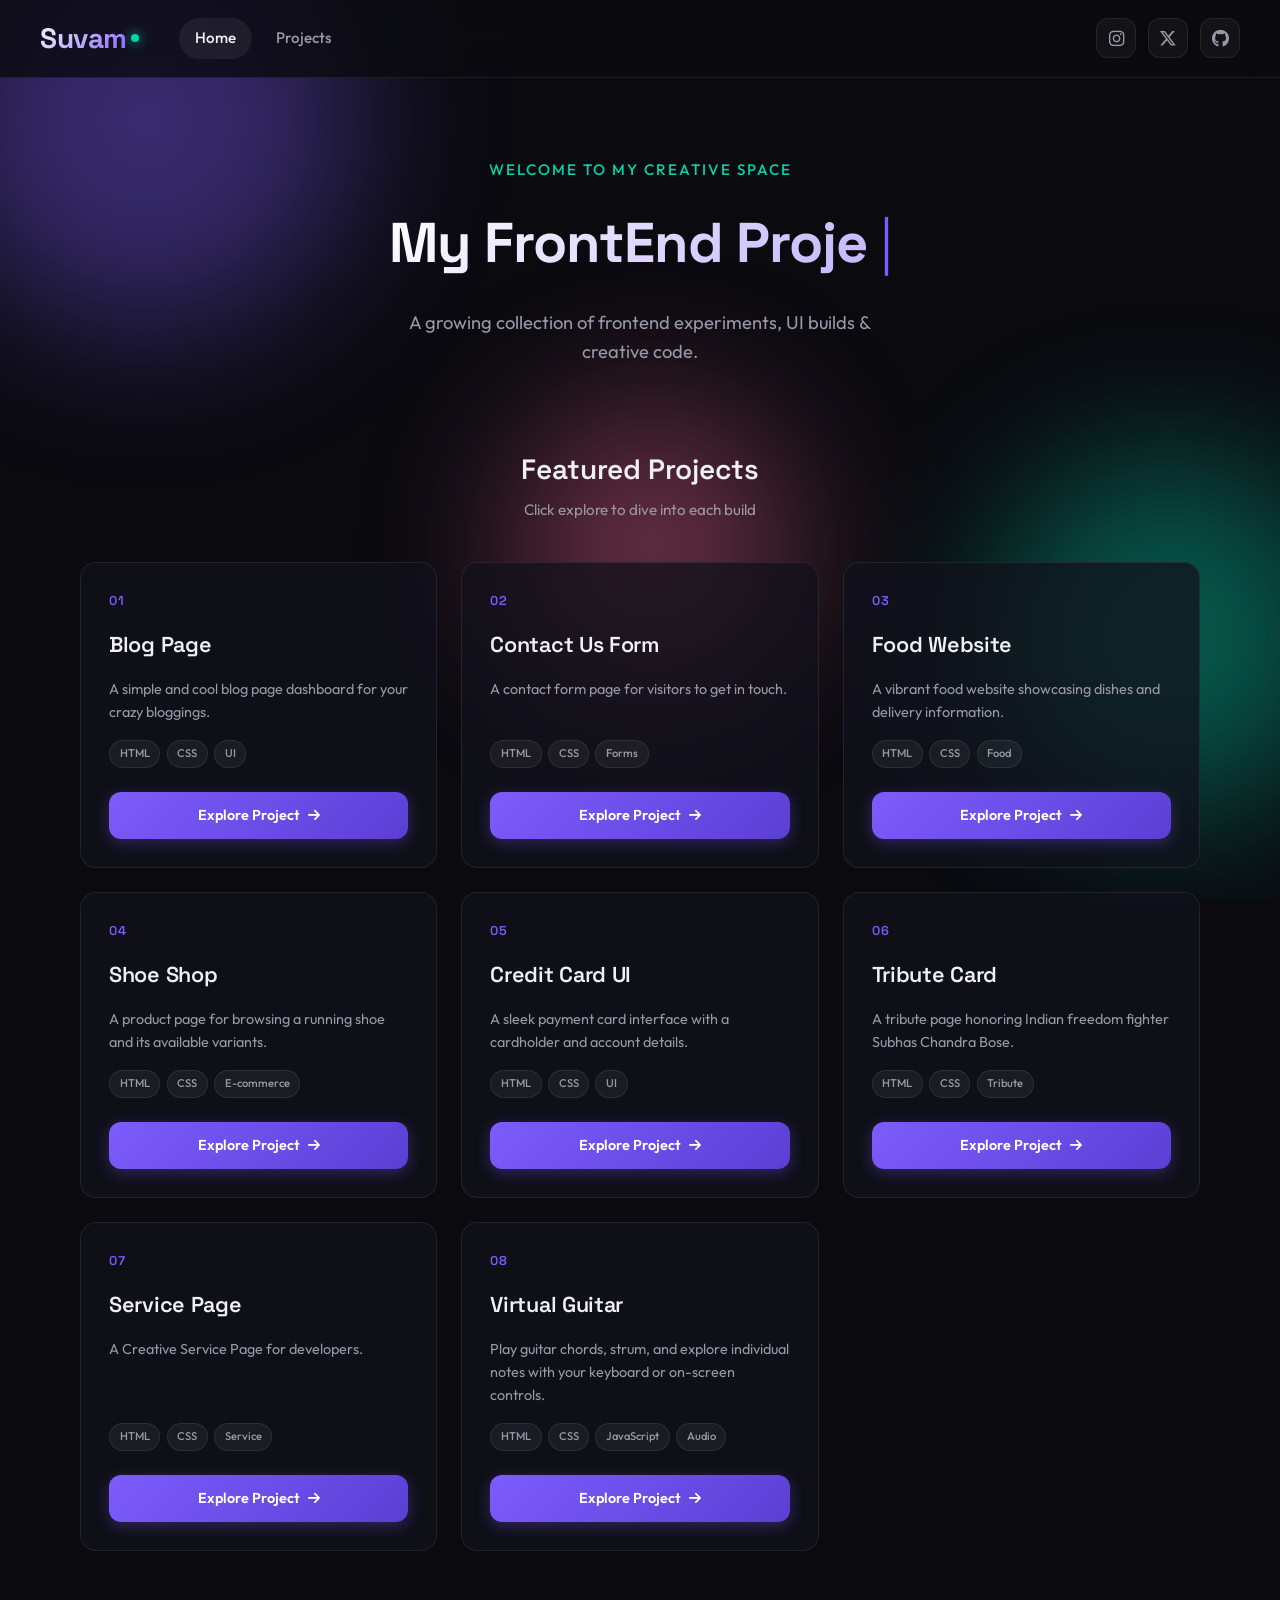
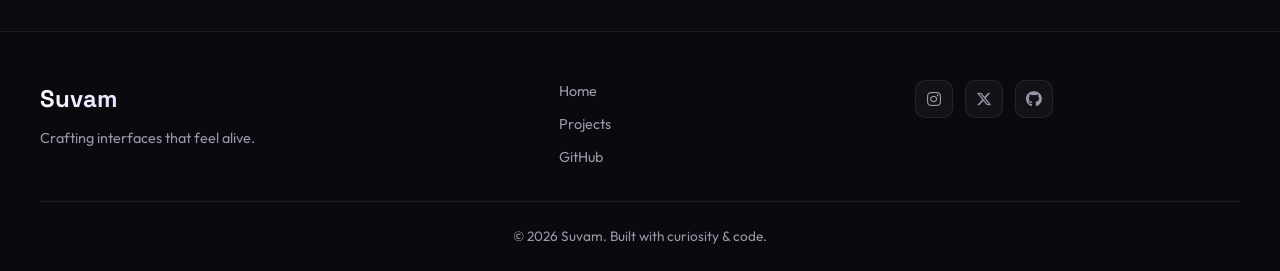
<file: index.html>
<!DOCTYPE html>
<html lang="en">
<head>
  <meta charset="UTF-8">
  <meta name="viewport" content="width=device-width, initial-scale=1.0">
  <meta name="description" content="Explore Suvam's growing collection of frontend projects, UI builds, and creative code.">
  <title>Suvam | Frontend Projects Dashboard</title>
  <link rel="stylesheet" href="style.css">
  <link rel="stylesheet" href="https://cdnjs.cloudflare.com/ajax/libs/font-awesome/6.5.1/css/all.min.css">
  <link href="https://fonts.googleapis.com/css2?family=Outfit:wght@300;400;500;600;700;800&family=Space+Grotesk:wght@400;500;600;700&display=swap" rel="stylesheet">
</head>
<body>
  <div class="bg-orbs" aria-hidden="true">
    <div class="orb orb-1"></div>
    <div class="orb orb-2"></div>
    <div class="orb orb-3"></div>
  </div>

  <header class="navbar">
    <div class="nav-left">
      <a href="index.html" class="logo" aria-label="Suvam home">
        <span class="logo-text">Suvam</span>
        <span class="logo-dot"></span>
      </a>
      <nav class="nav-links" aria-label="Main navigation">
        <a href="index.html" class="nav-link active" aria-current="page">Home</a>
        <a href="#projects" class="nav-link">Projects</a>
      </nav>
    </div>
    <div class="nav-right" aria-label="Social links">
      <a href="https://www.instagram.com/suvamislearning/" target="_blank" rel="noopener noreferrer" class="social-icon" aria-label="Instagram">
        <i class="fab fa-instagram" aria-hidden="true"></i>
      </a>
      <a href="https://x.com/suvamislearning" target="_blank" rel="noopener noreferrer" class="social-icon" aria-label="Twitter">
        <i class="fab fa-x-twitter" aria-hidden="true"></i>
      </a>
      <a href="https://github.com/suvamislearning" target="_blank" rel="noopener noreferrer" class="social-icon" aria-label="GitHub">
        <i class="fab fa-github" aria-hidden="true"></i>
      </a>
    </div>
  </header>

  <main>
    <section class="hero" aria-labelledby="hero-title">
      <div class="hero-content">
        <p class="hero-greeting">Welcome to my creative space</p>
        <h1 class="typewriter-container" id="hero-title">
          <span id="typewriter">My FrontEnd Projects</span>
          <span class="cursor" aria-hidden="true">|</span>
        </h1>
        <p class="hero-sub">A growing collection of frontend experiments, UI builds &amp; creative code.</p>
      </div>
    </section>

    <section id="projects" class="projects-section" aria-labelledby="projects-title">
      <div class="section-header">
        <h2 id="projects-title">Featured Projects</h2>
        <p>Click explore to dive into each build</p>
      </div>
      <div class="projects-grid" id="projects-grid" aria-live="polite"></div>
    </section>
  </main>

  <footer class="footer">
    <div class="footer-content">
      <div class="footer-brand">
        <span class="footer-logo">Suvam</span>
        <p>Crafting interfaces that feel alive.</p>
      </div>
      <nav class="footer-links" aria-label="Footer navigation">
        <a href="index.html">Home</a>
        <a href="#projects">Projects</a>
        <a href="https://github.com" target="_blank" rel="noopener noreferrer">GitHub</a>
      </nav>
      <div class="footer-social" aria-label="Social links">
        <a href="https://instagram.com" target="_blank" rel="noopener noreferrer" aria-label="Instagram"><i class="fab fa-instagram" aria-hidden="true"></i></a>
        <a href="https://twitter.com" target="_blank" rel="noopener noreferrer" aria-label="Twitter"><i class="fab fa-x-twitter" aria-hidden="true"></i></a>
        <a href="https://github.com" target="_blank" rel="noopener noreferrer" aria-label="GitHub"><i class="fab fa-github" aria-hidden="true"></i></a>
      </div>
    </div>
    <div class="footer-bottom">
      <p>&copy; <span id="year"></span> Suvam. Built with curiosity &amp; code.</p>
    </div>
  </footer>

  <script src="script.js"></script>
</body>
</html>
</file>
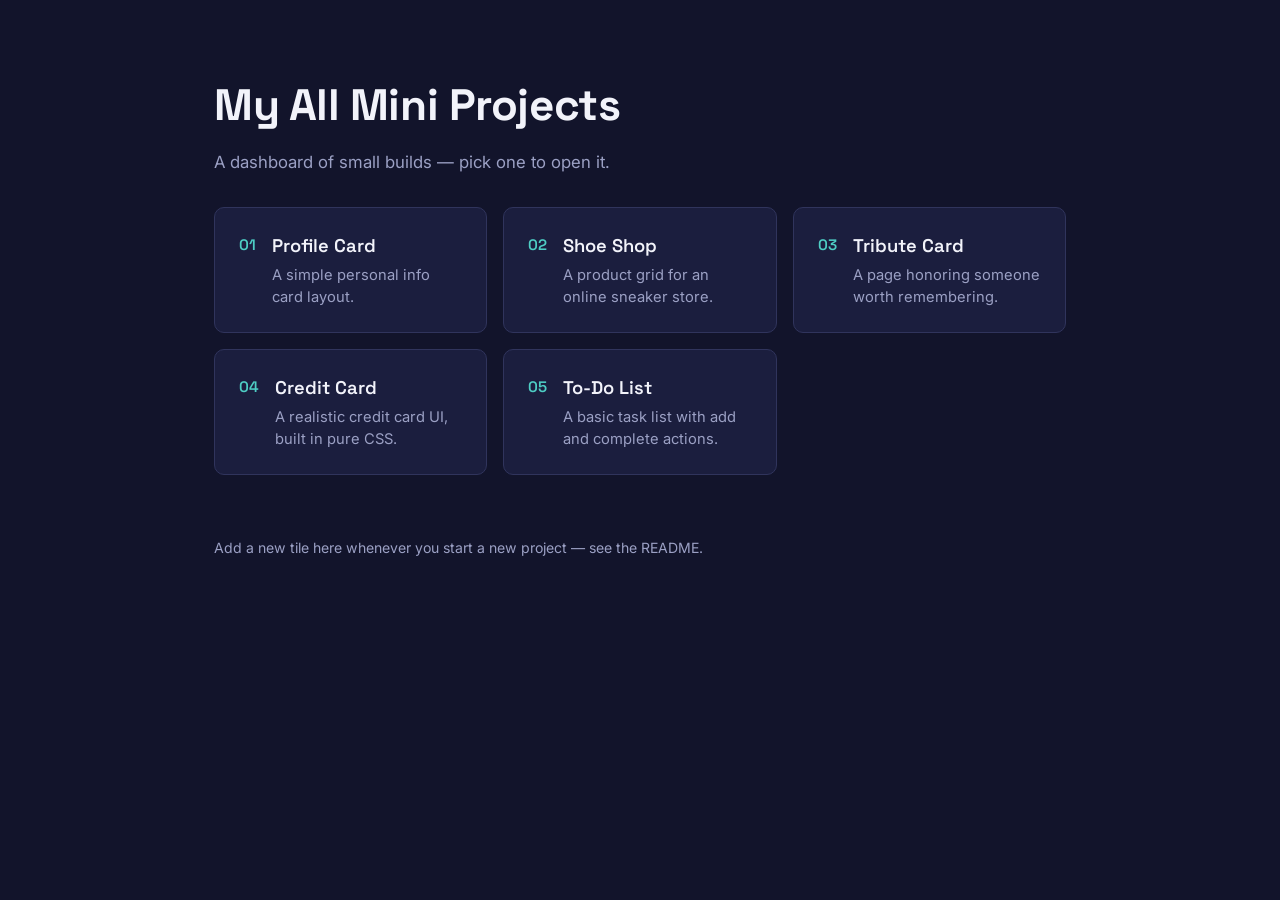
<file: my-mini-projects/index.html>
<!DOCTYPE html>
<html lang="en">
<head>
  <meta charset="UTF-8">
  <meta name="viewport" content="width=device-width, initial-scale=1.0">
  <title>My All Mini Projects</title>
  <link rel="preconnect" href="https://fonts.googleapis.com">
  <link href="https://fonts.googleapis.com/css2?family=Space+Grotesk:wght@500;600;700&family=Inter:wght@400;500;600&display=swap" rel="stylesheet">
  <link rel="stylesheet" href="style.css">
</head>
<body>

  <header class="site-header">
    <h1>My All Mini Projects</h1>
    <p class="subtitle">A dashboard of small builds — pick one to open it.</p>
  </header>

  <main class="board">

    <a class="tile" href="projects/profile-card/index.html">
      <span class="tile-index">01</span>
      <span class="tile-body">
        <span class="tile-name">Profile Card</span>
        <span class="tile-desc">A simple personal info card layout.</span>
      </span>
    </a>

    <a class="tile" href="projects/shoe-shop/index.html">
      <span class="tile-index">02</span>
      <span class="tile-body">
        <span class="tile-name">Shoe Shop</span>
        <span class="tile-desc">A product grid for an online sneaker store.</span>
      </span>
    </a>

    <a class="tile" href="projects/tribute-card/index.html">
      <span class="tile-index">03</span>
      <span class="tile-body">
        <span class="tile-name">Tribute Card</span>
        <span class="tile-desc">A page honoring someone worth remembering.</span>
      </span>
    </a>

    <a class="tile" href="projects/credit-card/index.html">
      <span class="tile-index">04</span>
      <span class="tile-body">
        <span class="tile-name">Credit Card</span>
        <span class="tile-desc">A realistic credit card UI, built in pure CSS.</span>
      </span>
    </a>

    <a class="tile" href="projects/todo-list/index.html">
      <span class="tile-index">05</span>
      <span class="tile-body">
        <span class="tile-name">To-Do List</span>
        <span class="tile-desc">A basic task list with add and complete actions.</span>
      </span>
    </a>

  </main>

  <footer class="site-footer">
    <p>Add a new tile here whenever you start a new project — see the README.</p>
  </footer>

</body>
</html>
</file>
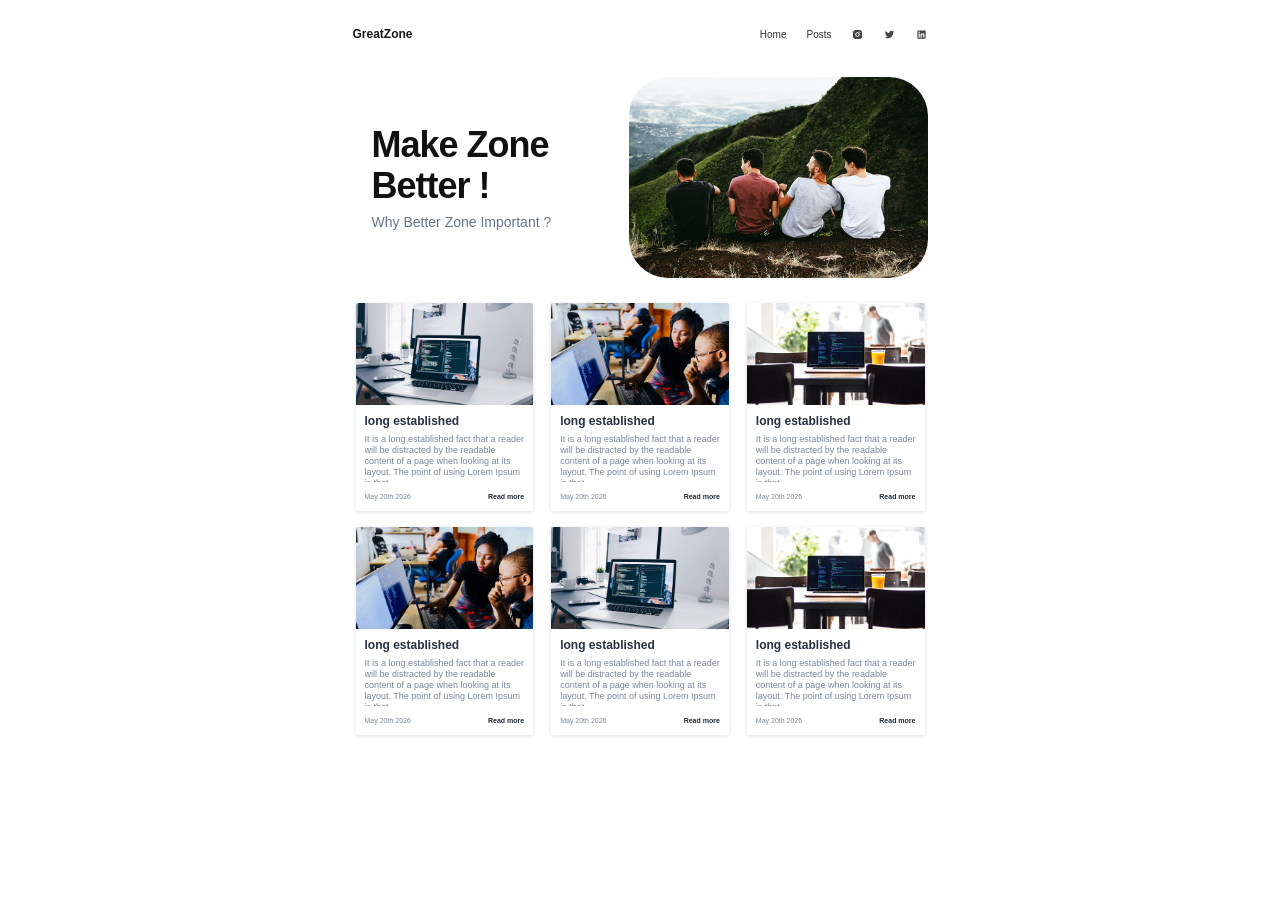
<file: projects/BLOG PAGE/index.html>
<!DOCTYPE html>
<html lang="en">
<head>
  <meta charset="UTF-8">
  <meta name="viewport" content="width=device-width, initial-scale=1.0">
  <title>GreatZone Blog</title>
  <link rel="stylesheet" href="styles.css">
</head>
<body>
  <div class="page">
    <header class="site-header">
      <a class="brand" href="#">GreatZone</a>
      <nav class="navigation" aria-label="Main navigation">
        <a href="#">Home</a>
        <a href="#">Posts</a>
        <a class="social-link" href="https://www.instagram.com/" aria-label="Instagram"><img src="images/instagram.svg" alt=""></a>
        <a class="social-link" href="https://x.com/" aria-label="X"><img src="images/twitter.svg" alt=""></a>
        <a class="social-link" href="https://www.linkedin.com/" aria-label="LinkedIn"><img src="images/linkedin.svg" alt=""></a>
      </nav>
    </header>

    <main>
      <section class="hero">
        <div class="hero-copy">
          <h1>Make Zone<br>Better !</h1>
          <p>Why Better Zone Important ?</p>
        </div>
        <img class="hero-image" src="images/hero.png" alt="Friends looking over a green mountain valley">
      </section>

      <section class="posts" aria-label="Latest posts">
        <article class="post-card">
          <img src="images/card1.png" alt="Laptop on a desk">
          <div class="post-content">
            <h2>long established</h2>
            <p>It is a long established fact that a reader will be distracted by the readable content of a page when looking at its layout. The point of using Lorem Ipsum is that...</p>
            <div class="post-meta"><time datetime="2026-05-20">May 20th 2026</time><a href="#">Read more</a></div>
          </div>
        </article>
        <article class="post-card">
          <img src="images/card2.png" alt="People working together with laptops">
          <div class="post-content">
            <h2>long established</h2>
            <p>It is a long established fact that a reader will be distracted by the readable content of a page when looking at its layout. The point of using Lorem Ipsum is that...</p>
            <div class="post-meta"><time datetime="2026-05-20">May 20th 2026</time><a href="#">Read more</a></div>
          </div>
        </article>
        <article class="post-card">
          <img src="images/card3.png" alt="Laptop in a bright cafe">
          <div class="post-content">
            <h2>long established</h2>
            <p>It is a long established fact that a reader will be distracted by the readable content of a page when looking at its layout. The point of using Lorem Ipsum is that...</p>
            <div class="post-meta"><time datetime="2026-05-20">May 20th 2026</time><a href="#">Read more</a></div>
          </div>
        </article>
        <article class="post-card">
          <img src="images/card2.png" alt="People working together with laptops">
          <div class="post-content">
            <h2>long established</h2>
            <p>It is a long established fact that a reader will be distracted by the readable content of a page when looking at its layout. The point of using Lorem Ipsum is that...</p>
            <div class="post-meta"><time datetime="2026-05-20">May 20th 2026</time><a href="#">Read more</a></div>
          </div>
        </article>
        <article class="post-card">
          <img src="images/card1.png" alt="Laptop on a desk">
          <div class="post-content">
            <h2>long established</h2>
            <p>It is a long established fact that a reader will be distracted by the readable content of a page when looking at its layout. The point of using Lorem Ipsum is that...</p>
            <div class="post-meta"><time datetime="2026-05-20">May 20th 2026</time><a href="#">Read more</a></div>
          </div>
        </article>
        <article class="post-card">
          <img src="images/card3.png" alt="Laptop in a bright cafe">
          <div class="post-content">
            <h2>long established</h2>
            <p>It is a long established fact that a reader will be distracted by the readable content of a page when looking at its layout. The point of using Lorem Ipsum is that...</p>
            <div class="post-meta"><time datetime="2026-05-20">May 20th 2026</time><a href="#">Read more</a></div>
          </div>
        </article>
      </section>
    </main>
  </div>
</body>
</html>
</file>
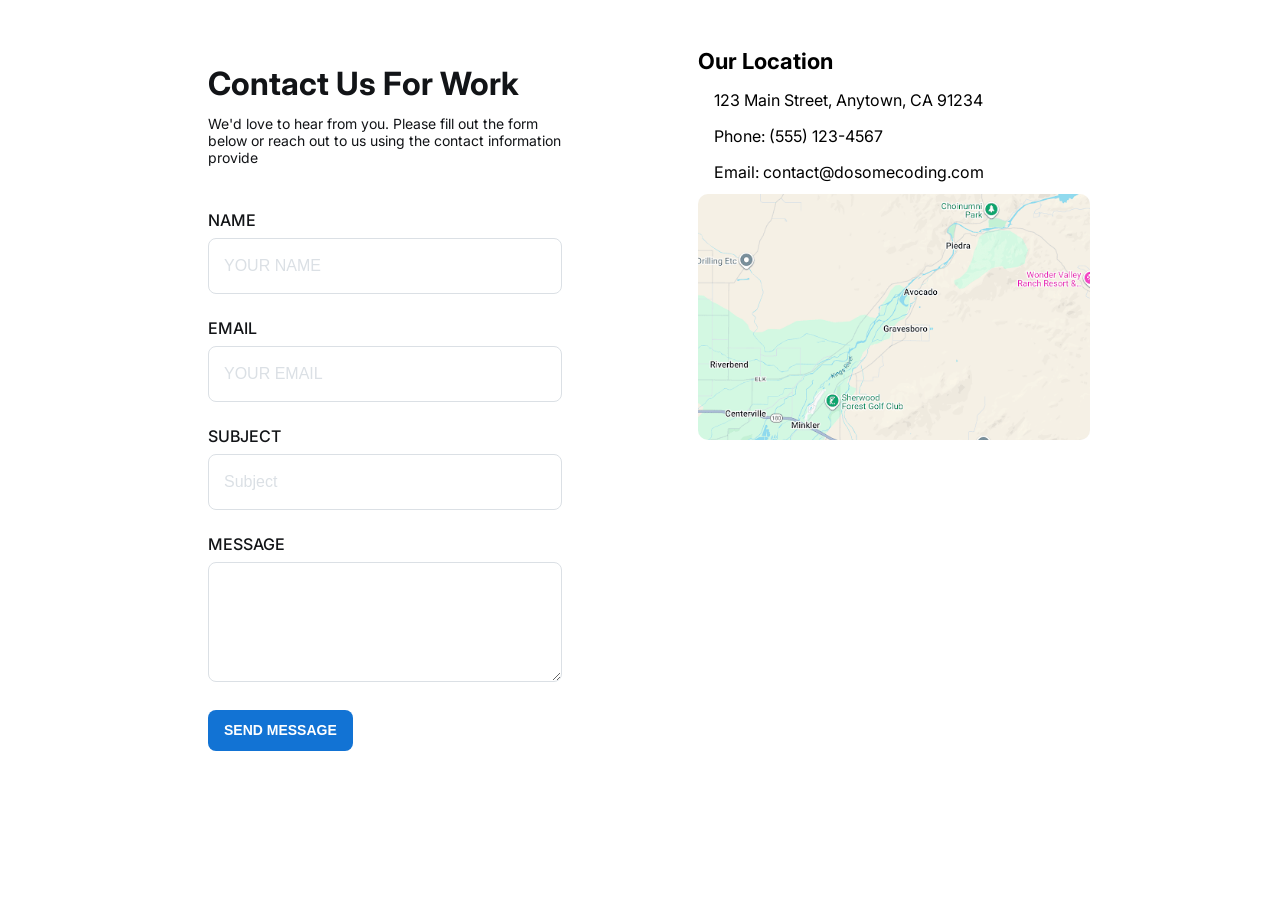
<file: projects/CONTACT-US FORM/index.html>
<!DOCTYPE html>
<html lang="en">
<head>
    <meta charset="UTF-8">
    <meta name="viewport" content="width=device-width, initial-scale=1.0">
    <title>CONTACT US</title>
    <link rel="stylesheet" href="styles.css">
</head>
<body>
   <main>
 <section class="contact-form">
<div class="form-header">
<h1>Contact Us For Work</h1>
<p>We'd love to hear from you. Please fill out the form below
 or reach out to us using the contact
information provide</p>
</div>
<form >
  <div class="form-field">
    <label for="name">NAME</label>
    <input id="name" type="text" 
    placeholder="YOUR NAME">
  </div>
  
  <div class="form-field">
    <label for="email">EMAIL</label>
    <input id="email" type="email" 
     placeholder="YOUR EMAIL">
  </div>

  <div class="form-field">
    <label for="subject">SUBJECT</label>
    <input id="subject" type="text" 
     placeholder="Subject">
  </div>
  <div class="form-field">
    <label for="message">MESSAGE</label>
    <textarea id="message" type="text" >
        </textarea>
  </div>
  <div class="form-submit">
    <button type="submit">
        SEND MESSAGE
    </button>
  </div>
</form>
 </section>


 <section class="contact-info">
<div class="info-content">
<h1>Our Location</h1>
</div>
<div class="info-item">
    <p>123 Main Street, Anytown, CA 91234</p>
</div>
<div class="info-item">
    <p>Phone: (555) 123-4567</p>
</div>
<div class="info-item">
    <p>Email: contact@dosomecoding.com</p>
</div>
<div class="map-container">
    <img src="images/map.png">

</div>
 </section>

   </main> 
</body>
</html>
</file>
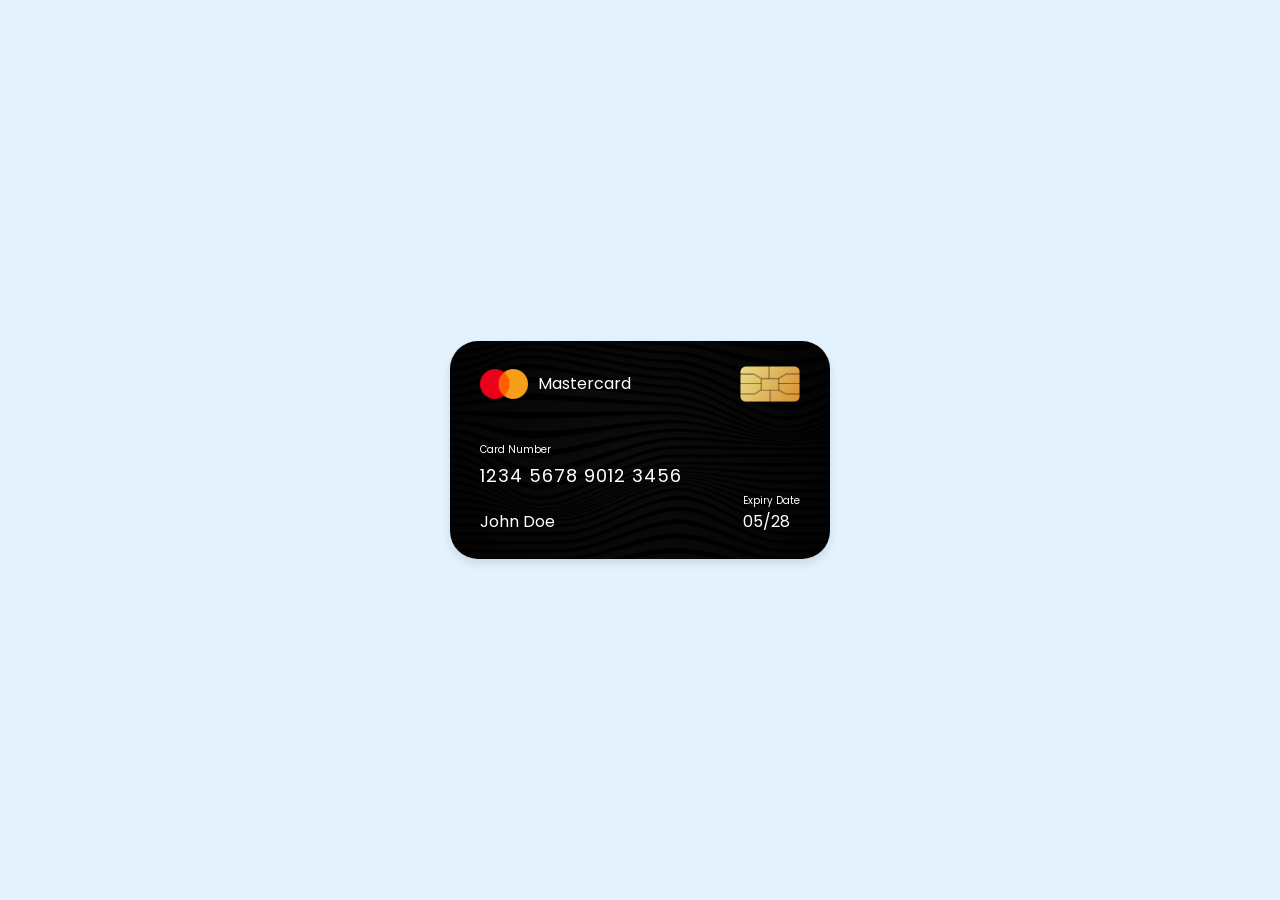
<file: projects/credit-card/index.html>
<!DOCTYPE html>
<html lang="en">
<head>
    <meta charset="UTF-8">
    <meta name="viewport" content="width=device-width, initial-scale=1.0">
    <title>Credit Card Ui design</title>
    <link rel="preconnect" href="https://fonts.googleapis.com">
    <link rel="preconnect" href="https://fonts.gstatic.com" crossorigin>
    <link href="https://fonts.googleapis.com/css2?family=Poppins:wght@400;500&display=swap" rel="stylesheet">
    <link rel="stylesheet" href="styles.css">
</head>
<body>
    <div class="container">
        <header>
            <span class="logo">
                <img src="logo.png" alt="Mastercard logo">
                <h5>Mastercard</h5>
            </span>
            <img src="chip.png" alt="Card chip" class="chip">
        </header>

        <div class="card-details">
            <div class="name-number">
                <h6>Card Number</h6>
                <h5 class="number">1234 5678 9012 3456</h5>
                <h5 class="name">John Doe</h5>
            </div>
            <div class="valid-date">
                <h6>Expiry Date</h6>
                <h5>05/28</h5>
            </div>
        </div>
    </div>
</body>
</html>
</file>
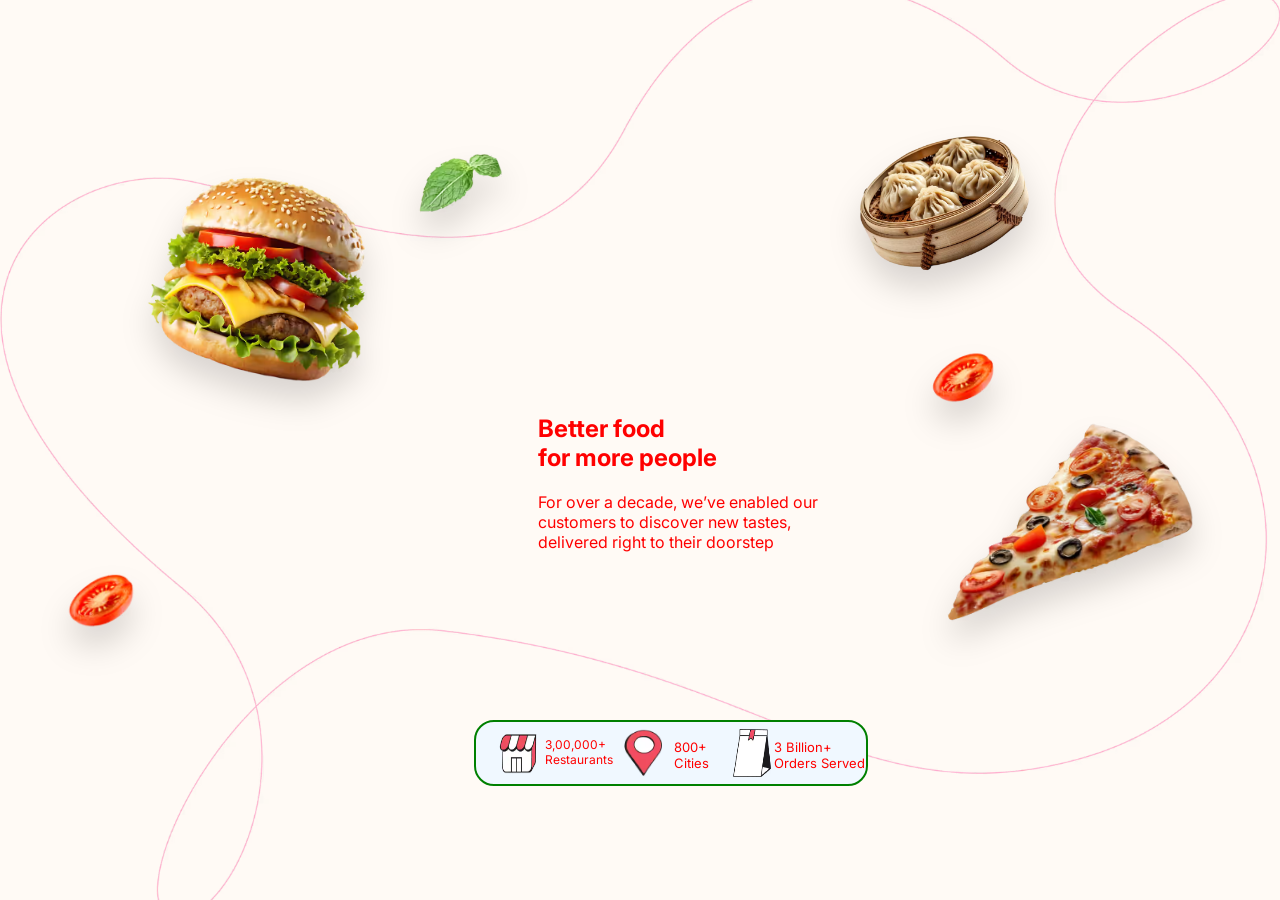
<file: projects/FOOD-WEBSITE/index.html>
<!DOCTYPE html>
<html lang="en">
<head>
    <meta charset="UTF-8">
    <meta name="viewport" content="width=device-width, initial-scale=1.0">
    <title>FOOD WEBSITE</title>
    <link rel="stylesheet" href="styles.css">
</head>
<body>
    <main>
        <div class="image-container">
       <img src="images/bgimg.png" alt="Background Image"></div>
        <div class="content">
        <img src="images/burger.png" class="burger">
        <img src="images/pizza.png" class="pizza">
        <img src="images/tomato.png" class="tomato-1"> 
        <img src="images/tomato.png" class="tomato-2">
        <img src="images/leap.png" class="leap">
        <img src="images/momo.png" class="momo">
        </div>
<section class="middle-text">
<h1>Better food <br>for more people</h1>
<p>For over a decade, we’ve enabled our<br>
     customers to discover new tastes,<br>
     delivered right to their doorstep</p>
</section>
<section class="info">
<div class="info-rest">
<img src="images/home.png" class="home-logo">
<span class="rest-text">3,00,000+ <br>Restaurants</span>

<img src="images/location.png" class="location">
<span class="location-text">800+ <br>Cities</span>
<img src="images/order.png" class="order">
<span class="order-text">3 Billion+ <br>Orders Served</span>
</div>

</section>
    </main>

</body>
</html>
</file>
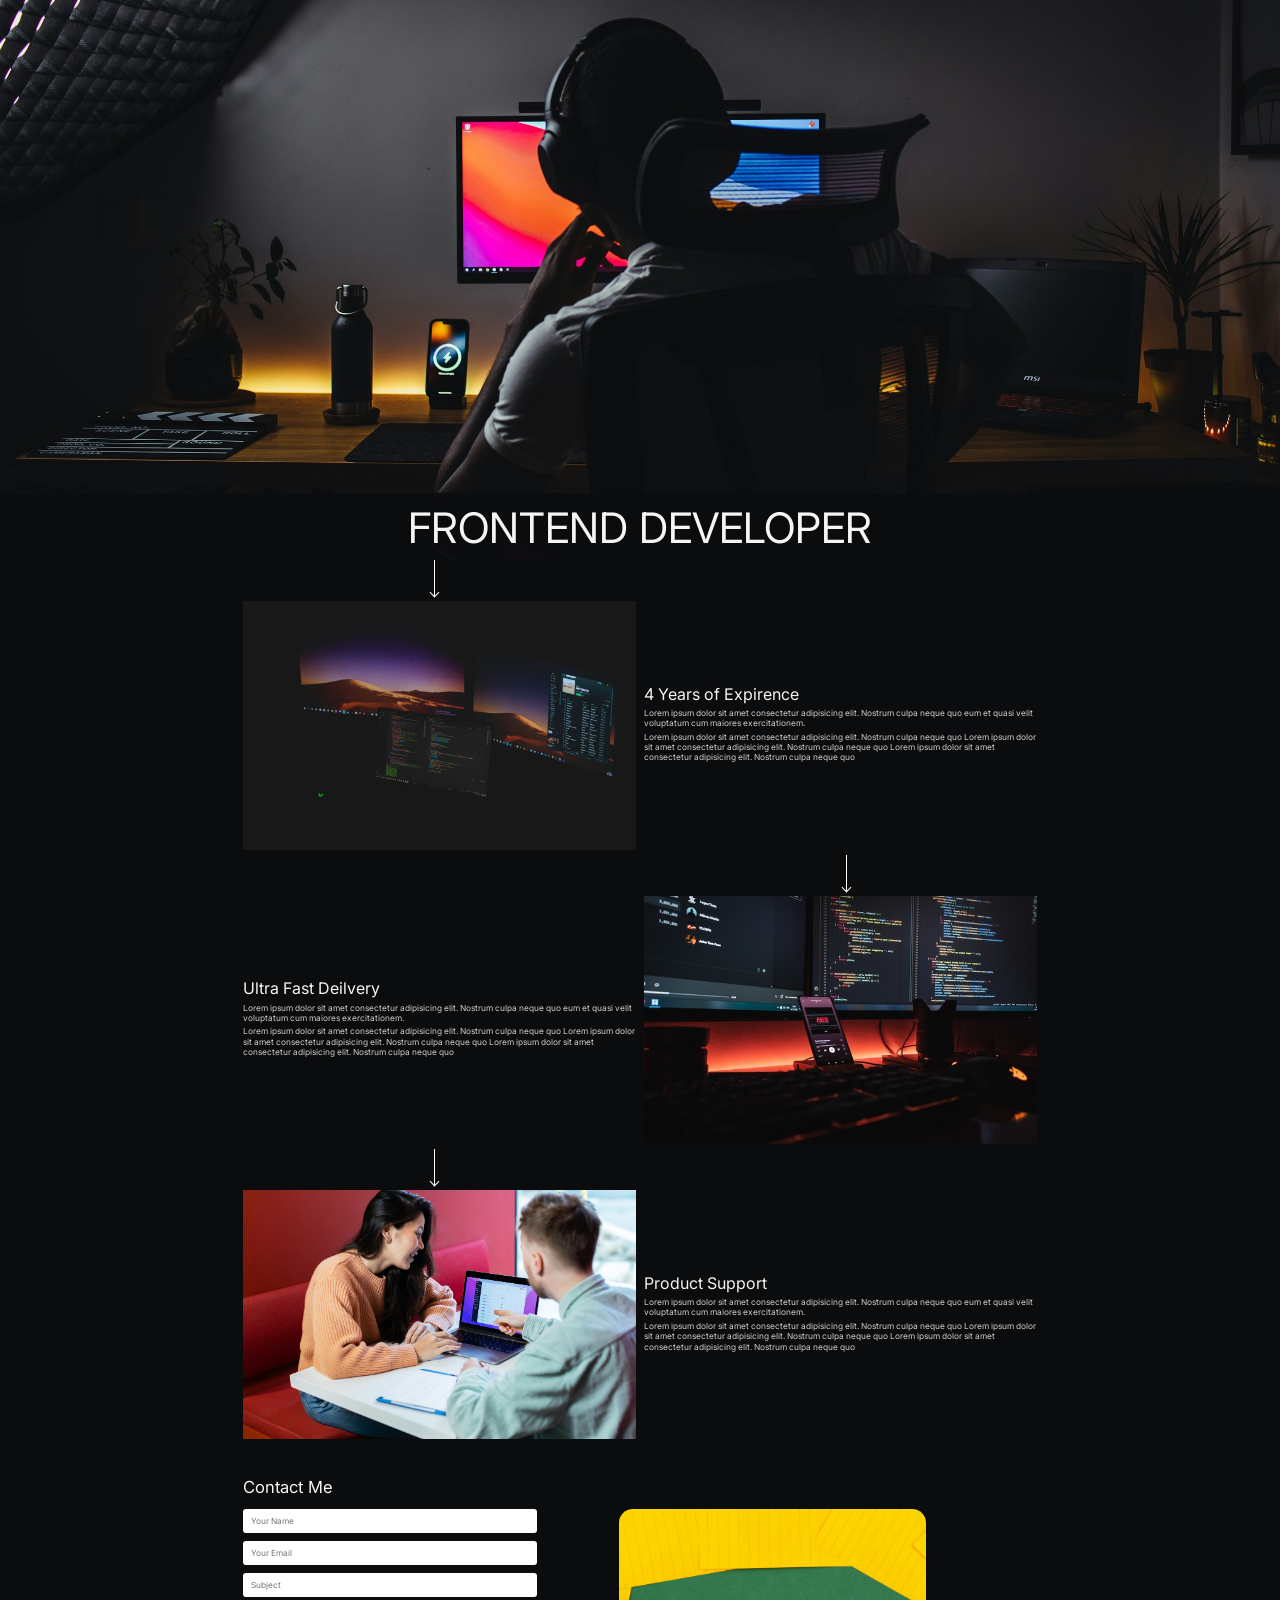
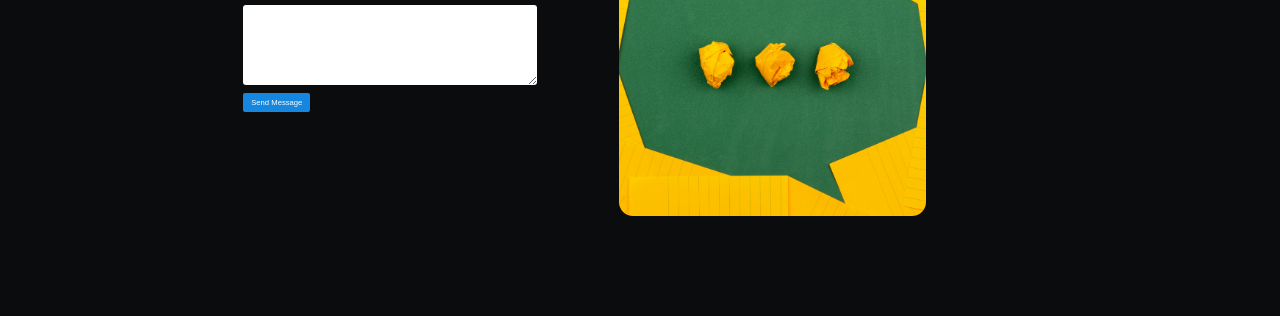
<file: projects/SERVICE PAGE/index.html>
<!DOCTYPE html>
<html lang="en">
  <head>
    <meta charset="UTF-8" />
    <meta name="viewport" content="width=device-width, initial-scale=1.0" />
    <meta
      name="description"
      content="A frontend developer portfolio highlighting experience, delivery, and support."
    />
    <title>Suvam | Frontend Developer</title>
    <link rel="stylesheet" href="style.css" />
  </head>
  <body>
    <main>
      <section class="hero">
        <img class="hero-image" src="images/hero.png" alt="Developer working at a desk" />
        <h1 id="page-title">FRONTEND DEVELOPER</h1>
      </section>

      <section class="services">
        <span class="arrow"></span>
        <article class="service">
          <img class="service-image" src="images/service1.png" alt="A developer's workspace" />
          <div class="service-copy">
            <h2>4 Years of Expirence</h2>
            <p>
              Lorem ipsum dolor sit amet consectetur adipisicing elit. Nostrum culpa neque quo
              eum et quasi velit voluptatum cum maiores exercitationem.
            </p>
            <p>
              Lorem ipsum dolor sit amet consectetur adipisicing elit. Nostrum culpa neque quo
              Lorem ipsum dolor sit amet consectetur adipisicing elit. Nostrum culpa neque quo
              Lorem ipsum dolor sit amet consectetur adipisicing elit. Nostrum culpa neque quo
            </p>
          </div>
        </article>

        <span class="arrow"></span>
        <article class="service service-reverse">
          <div class="service-copy">
            <h2>Ultra Fast Deilvery</h2>
            <p>
              Lorem ipsum dolor sit amet consectetur adipisicing elit. Nostrum culpa neque quo
              eum et quasi velit voluptatum cum maiores exercitationem.
            </p>
            <p>
              Lorem ipsum dolor sit amet consectetur adipisicing elit. Nostrum culpa neque quo
              Lorem ipsum dolor sit amet consectetur adipisicing elit. Nostrum culpa neque quo
              Lorem ipsum dolor sit amet consectetur adipisicing elit. Nostrum culpa neque quo
            </p>
          </div>
          <img class="service-image" src="images/service2.png" alt="Code displayed on a desktop setup" />
        </article>

        <span class="arrow"></span>
        <article class="service">
          <img class="service-image" src="images/service3.png" alt="A team collaborating around a laptop" />
          <div class="service-copy">
            <h2>Product Support</h2>
            <p>
              Lorem ipsum dolor sit amet consectetur adipisicing elit. Nostrum culpa neque quo
              eum et quasi velit voluptatum cum maiores exercitationem.
            </p>
            <p>
              Lorem ipsum dolor sit amet consectetur adipisicing elit. Nostrum culpa neque quo
              Lorem ipsum dolor sit amet consectetur adipisicing elit. Nostrum culpa neque quo
              Lorem ipsum dolor sit amet consectetur adipisicing elit. Nostrum culpa neque quo
            </p>
          </div>
        </article>
      </section>

      <section class="contact">
        <h2 id="contact-title">Contact Me</h2>
        <div class="contact-row">
          <form class="contact-form">
            <label class="sr-only" for="name">Your Name</label>
            <input id="name" name="name" type="text" placeholder="Your Name" required />

            <label class="sr-only" for="email">Your Email</label>
            <input id="email" name="email" type="email" placeholder="Your Email" required />

            <label class="sr-only" for="subject">Subject</label>
            <input id="subject" name="subject" type="text" placeholder="Subject" required />

            <label class="sr-only" for="message">Your message</label>
            <textarea id="message" name="message" required></textarea>

            <button type="submit">Send Message</button>
          </form>
          <img class="contact-image" src="images/contact.png" alt="Three notes ready to become ideas" />
        </div>
      </section>
    </main>
  </body>
</html>
</file>
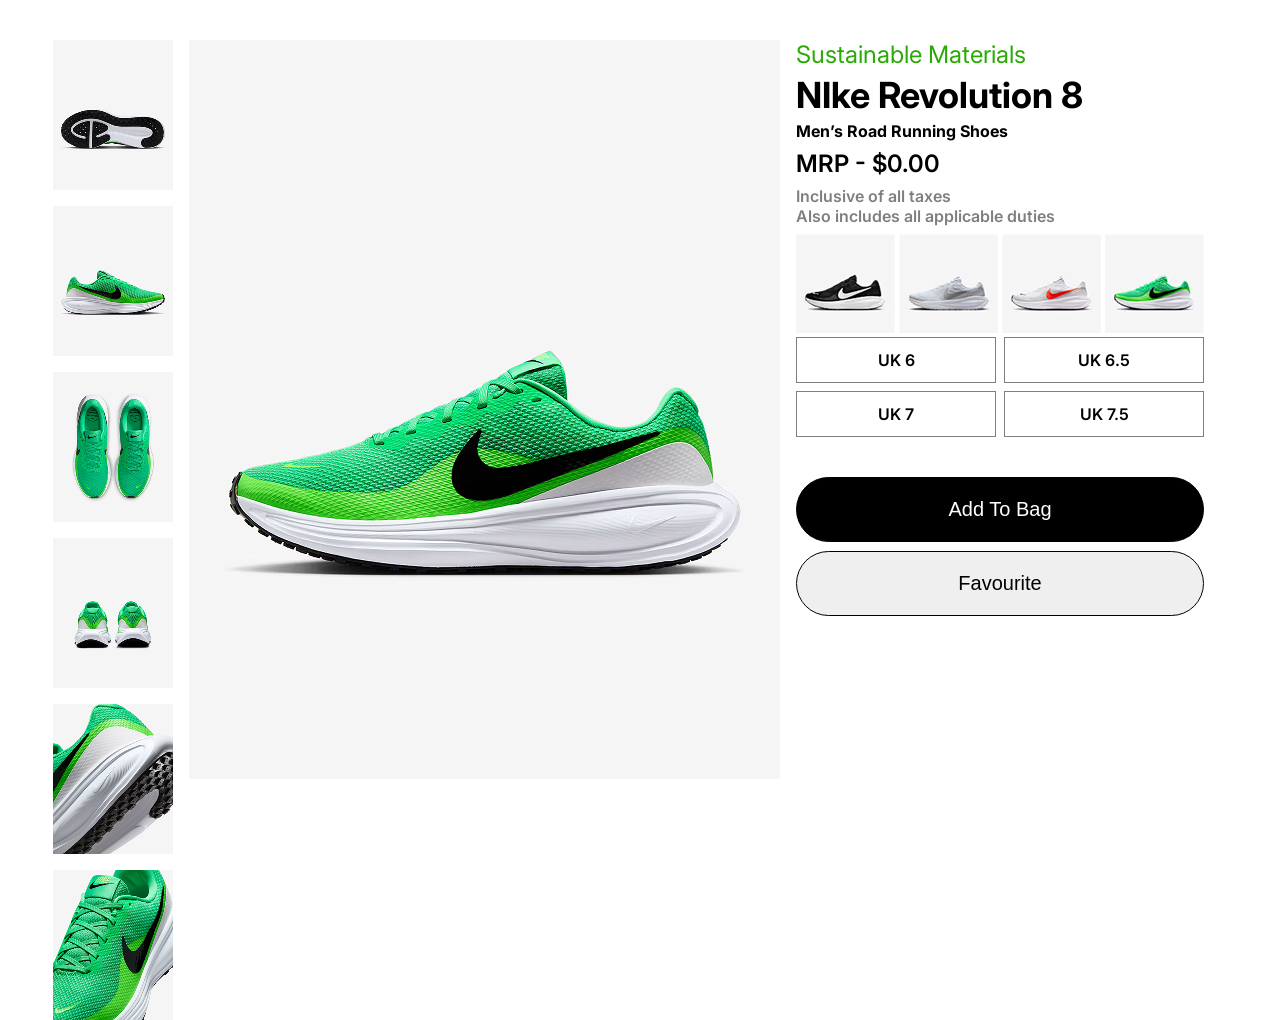
<file: projects/SHOE SHOP/index.html>
<!DOCTYPE html>
<html lang="en">
<head>
    <meta charset="UTF-8">
    <meta name="viewport" content="width=device-width, initial-scale=1.0">
    <title>Document</title>
        <link rel="stylesheet" href="styles.css">
</head>
<main>
<body>
    <section class="images-section">
   <aside>
<img src="images/side_image1.png" alt="Side Image">
<img src="images/side_image2.png" alt="Side Image">
<img src="images/side_image3.png" alt="Side Image">
<img src="images/side_image4.png" alt="Side Image">
<img src="images/side_image5.png" alt="Side Image">
<img src="images/side_image6.png" alt="Side Image">


   </aside>
   <section class="image-container">
<img src="images/center_image.png" alt="Center Image">
   </section>
    
    <section class="content">
   <div class="content-header">
    <p class="green-text">Sustainable Materials</p>
    <h1>NIke Revolution 8</h1>
    <h4>Men’s Road Running Shoes</h4>
   </div>
<section class="price-section">
<h2>MRP - $0.00</h2>
<div>
    <p>Inclusive of all taxes</p>
    <p>Also includes all applicable duties</p>
</div>
</section>


<section class="variant">
<img src="images/variant1.png" alt="Variant 1">
<img src="images/variant2.png" alt="Variant 2">
<img src="images/variant3.png" alt="Variant 3">
<img src="images/variant4.png" alt="Variant 4">

</section>
 
<section class="sizes">
    <div class="size">UK 6</div>
    <div class="size">UK 6.5</div>
    <div class="size">UK 7</div>
    <div class="size">UK 7.5</div>
</section>
<section class="buttons">
<button class="add-to-bag">Add To Bag</button>
<button class="Favourite">Favourite</button>


</section>


</section>
    </main>
</body>
</html>
</file>
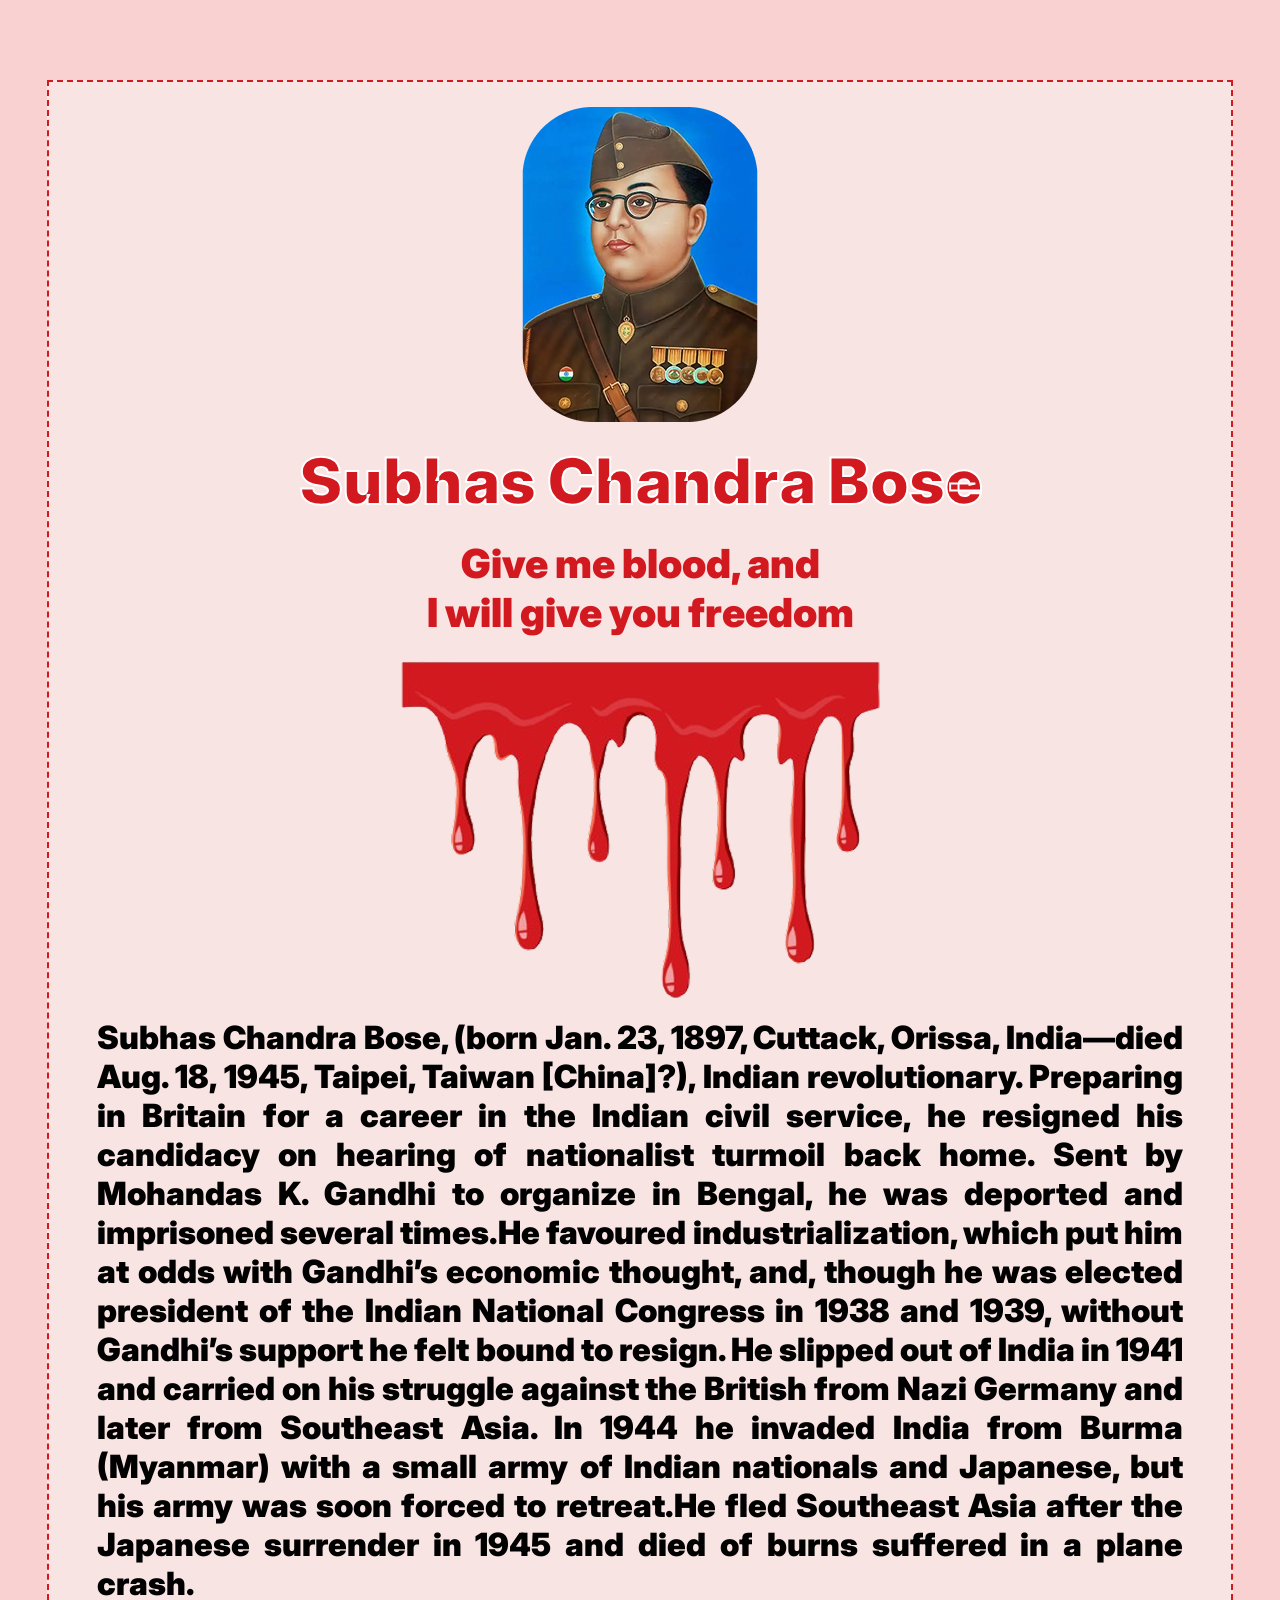
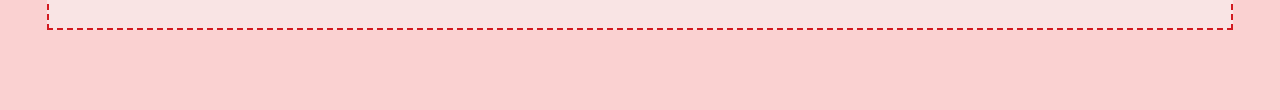
<file: projects/tribute-card/index.html>
<!DOCTYPE html>
<html lang="en">
<head>
    <meta charset="UTF-8">
    <meta name="viewport" content="width=device-width, initial-scale=1.0">
    <title>TRIBUTE CARD</title>
    <link rel="stylesheet" href="styles.css">
</head>
<body>
 <section>
<img src="images/hero.png" alt="Subhas Chandra Bose">
<h1>Subhas Chandra Bose </h1>
<h2>Give me blood, and <br>I will give you freedom</h2>
<img src="images/blood_art.png" alt="Blood Art">

<p>Subhas Chandra Bose, (born Jan. 23, 1897, Cuttack, Orissa, 
India—died Aug. 18, 1945, Taipei, Taiwan [China]?), Indian revolutionary.
Preparing in Britain for a career in the Indian civil service, 
he resigned his candidacy on hearing of nationalist turmoil back home.
Sent by Mohandas K. Gandhi to organize in Bengal, he was deported and
imprisoned several times.He favoured industrialization, which put him at
odds with Gandhi’s economic thought, and, though he was
elected president of the Indian National Congress in 1938
and 1939, without Gandhi’s support he felt bound to resign.
He slipped out of India in 1941 and carried on his struggle
against the British from Nazi Germany and later from Southeast Asia.
In 1944 he invaded India from Burma (Myanmar) with a small 
army of Indian nationals and Japanese, but his army was soon 
forced to retreat.He fled Southeast Asia after the Japanese surrender 
in 1945 and died of burns suffered in a plane crash.
   
</p>
 </section>
</body>
</html>
</file>
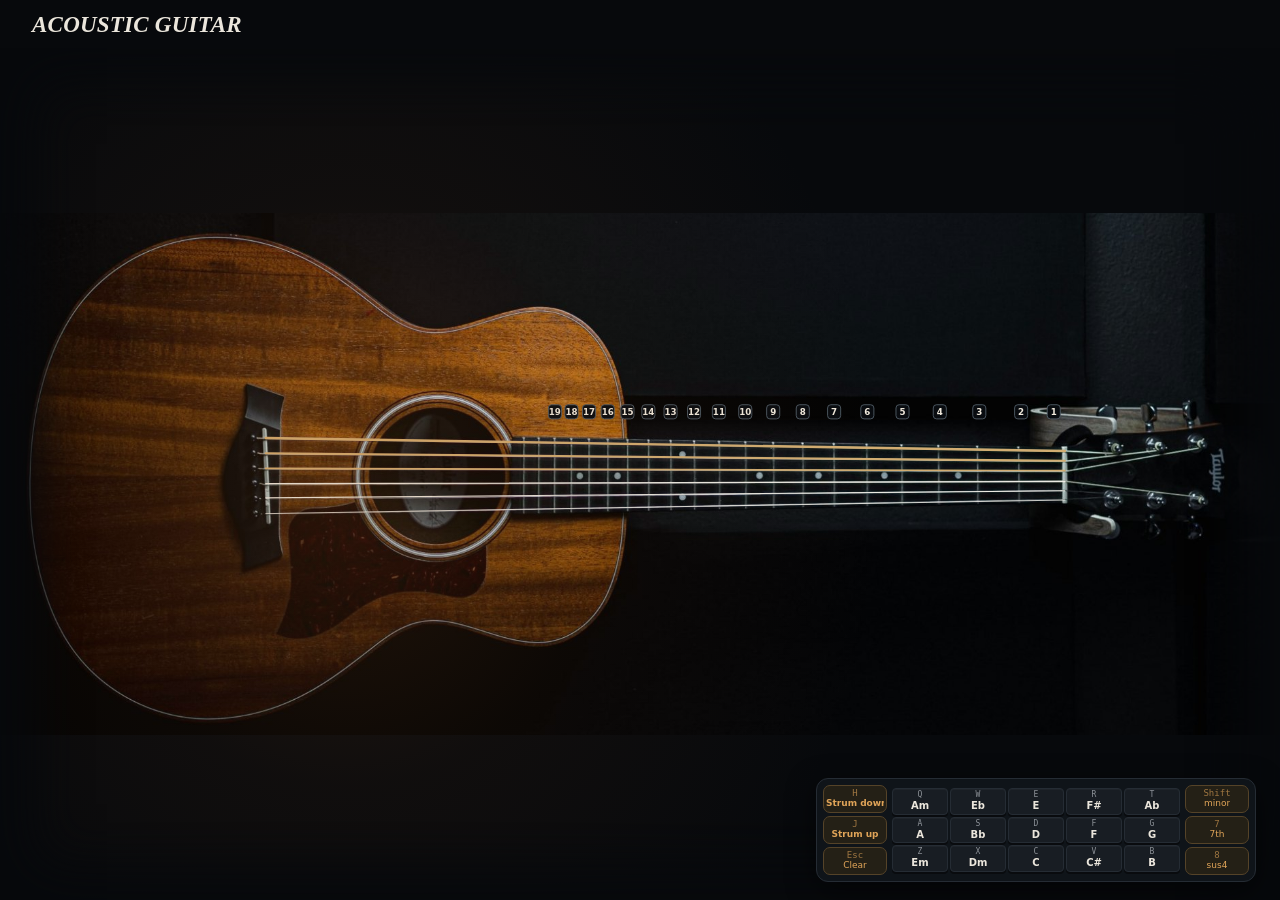
<file: projects/VIRTUAL GUITAR/index.html>
<!doctype html>
<html lang="en">
  <head>
    <meta charset="utf-8">
    <meta name="viewport" content="width=device-width, initial-scale=1">
    <title>Acoustic Guitar</title>
    <link rel="stylesheet" href="style.css">
  </head>
  <body>
    <section class="rotate-notice" role="status" aria-live="polite">
      <div class="rotate-card">
        <svg class="rotate-icon" viewBox="0 0 64 64" aria-hidden="true">
          <rect x="22" y="8" width="20" height="38" rx="4"></rect>
          <path d="M29 40h6M13 25a23 23 0 0 1 36-12M51 12l-2 8-8-2"></path>
        </svg>
        <h1>Turn your phone sideways</h1>
        <p>Acoustic Guitar is best played in landscape. Rotate your phone and the guitar will be ready.</p>
        <span class="rotate-hint">Waiting for landscape…</span>
      </div>
    </section>

    <header>
      <h1>ACOUSTIC GUITAR</h1>
    </header>

    <main>
      <section class="stage">
        <svg
          id="guitar"
          viewBox="0 0 2350 960"
          role="img"
          aria-label="Acoustic guitar. Drag across the strings to strum, tap a string on the neck to fret a note."
        >
          <image href="assets/guitar.jpg" width="2350" height="960"/>
        </svg>
      </section>

      <section class="panel">
        <div class="row actions">
          <button id="down" class="main"><kbd>H</kbd><span>Strum down</span></button>
          <button id="up" class="main"><kbd>J</kbd><span>Strum up</span></button>
          <button id="open" class="ghost" aria-label="Clear chord"><kbd>Esc</kbd><span>Clear</span></button>
        </div>

        <div id="pad" class="pad"></div>

        <div class="row mods">
          <button data-mod="minor" aria-pressed="false"><kbd>Shift</kbd><span>minor</span></button>
          <button data-mod="seventh" aria-pressed="false"><kbd>7</kbd><span>7th</span></button>
          <button data-mod="sus4" aria-pressed="false"><kbd>8</kbd><span>sus4</span></button>
        </div>

      </section>
    </main>

    <script type="module" src="js/main.js"></script>
  </body>
</html>
</file>
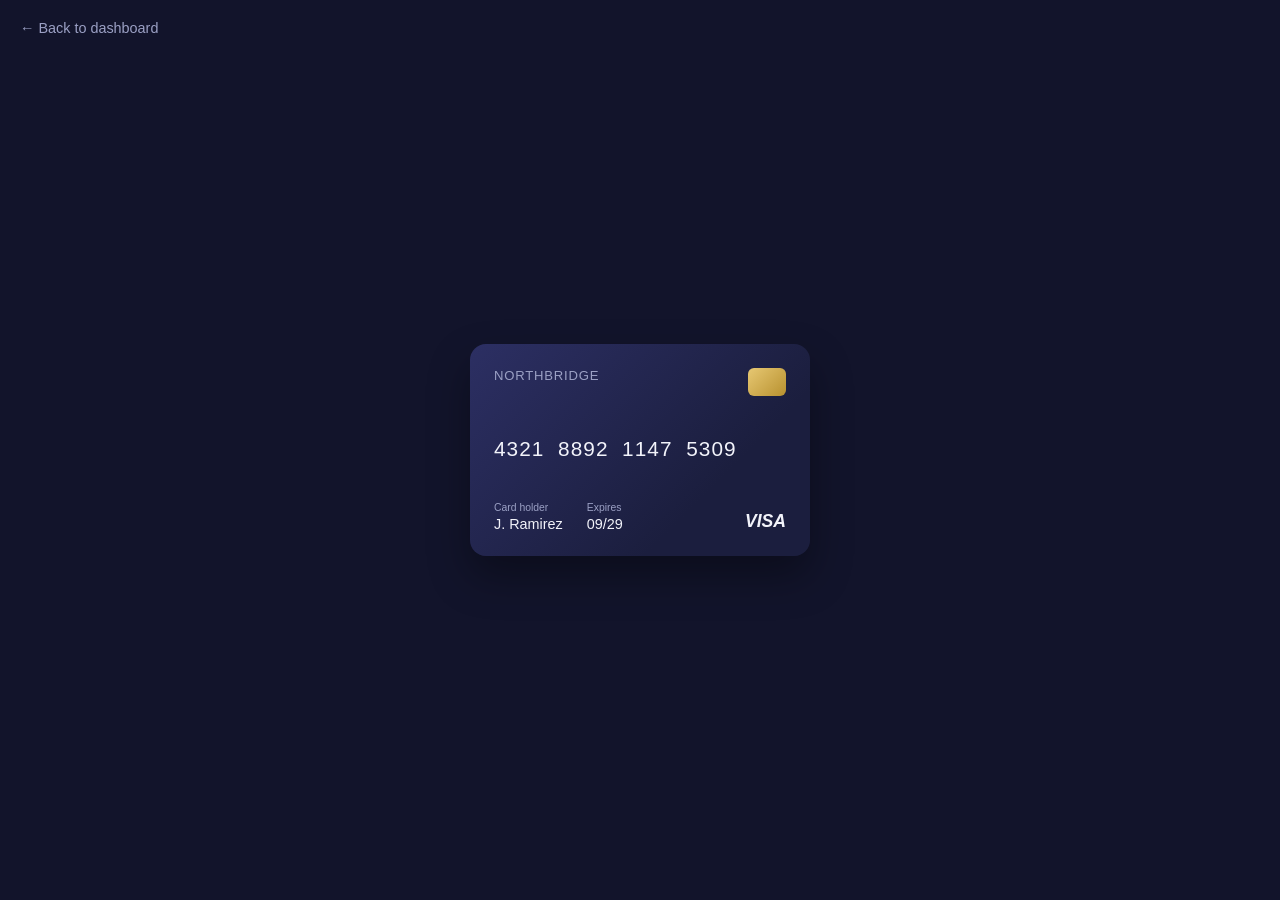
<file: my-mini-projects/projects/credit-card/index.html>
<!DOCTYPE html>
<html lang="en">
<head>
  <meta charset="UTF-8">
  <meta name="viewport" content="width=device-width, initial-scale=1.0">
  <title>Credit Card · My Mini Projects</title>
  <link rel="stylesheet" href="style.css">
</head>
<body>

  <a class="back-link" href="../../index.html">← Back to dashboard</a>

  <main class="wrap">
    <div class="card">
      <div class="row-top">
        <span class="bank">NORTHBRIDGE</span>
        <span class="chip"></span>
      </div>

      <div class="number">4321&nbsp;&nbsp;8892&nbsp;&nbsp;1147&nbsp;&nbsp;5309</div>

      <div class="row-bottom">
        <div>
          <span class="label">Card holder</span>
          <span class="value">J. Ramirez</span>
        </div>
        <div>
          <span class="label">Expires</span>
          <span class="value">09/29</span>
        </div>
        <span class="network">VISA</span>
      </div>
    </div>
  </main>

</body>
</html>
</file>
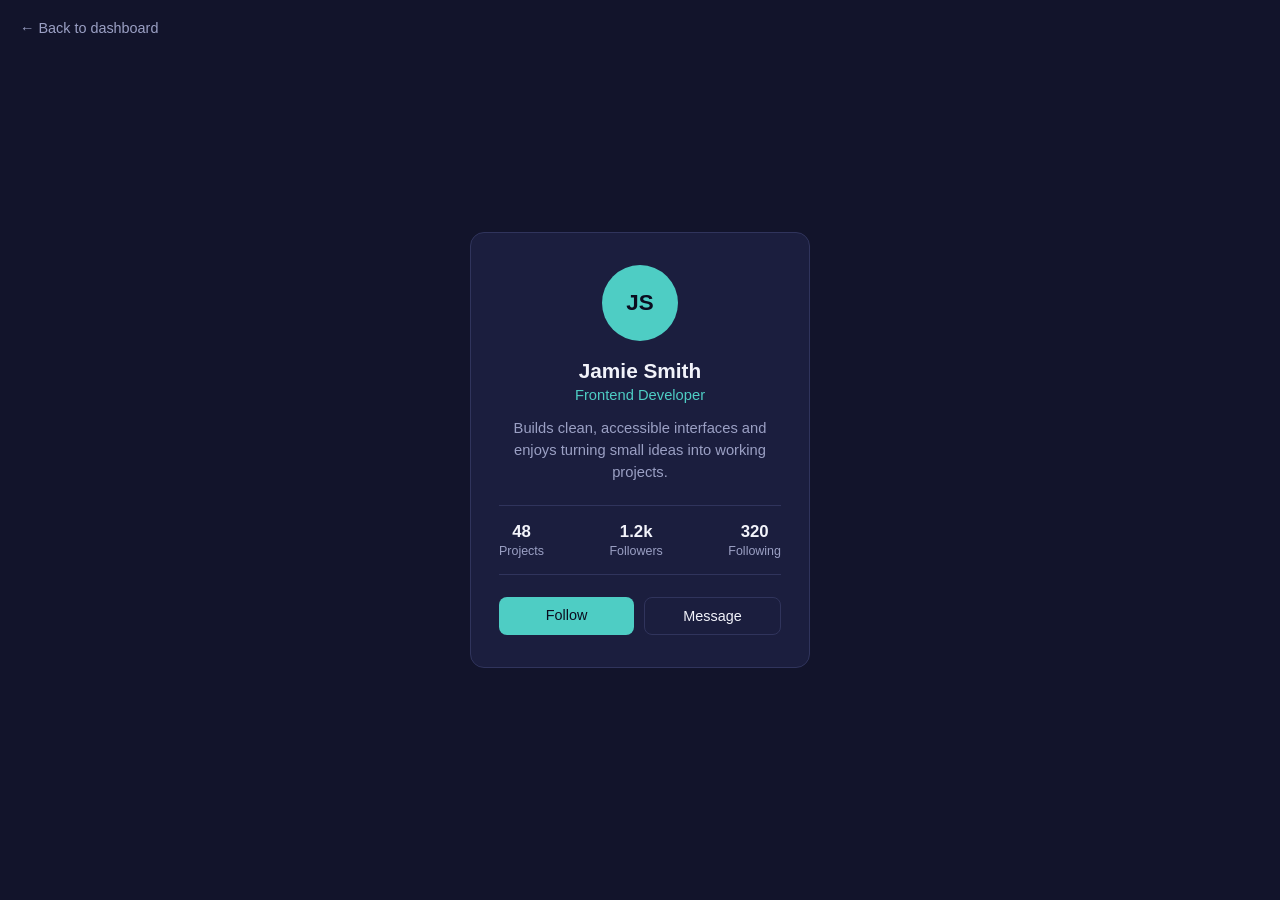
<file: my-mini-projects/projects/profile-card/index.html>
<!DOCTYPE html>
<html lang="en">
<head>
  <meta charset="UTF-8">
  <meta name="viewport" content="width=device-width, initial-scale=1.0">
  <title>Profile Card · My Mini Projects</title>
  <link rel="stylesheet" href="style.css">
</head>
<body>

  <a class="back-link" href="../../index.html">← Back to dashboard</a>

  <main class="wrap">
    <section class="card">
      <div class="avatar">JS</div>
      <h1 class="name">Jamie Smith</h1>
      <p class="role">Frontend Developer</p>
      <p class="bio">Builds clean, accessible interfaces and enjoys turning small ideas into working projects.</p>

      <ul class="stats">
        <li><strong>48</strong><span>Projects</span></li>
        <li><strong>1.2k</strong><span>Followers</span></li>
        <li><strong>320</strong><span>Following</span></li>
      </ul>

      <div class="actions">
        <a class="btn btn-primary" href="#">Follow</a>
        <a class="btn btn-ghost" href="#">Message</a>
      </div>
    </section>
  </main>

</body>
</html>
</file>
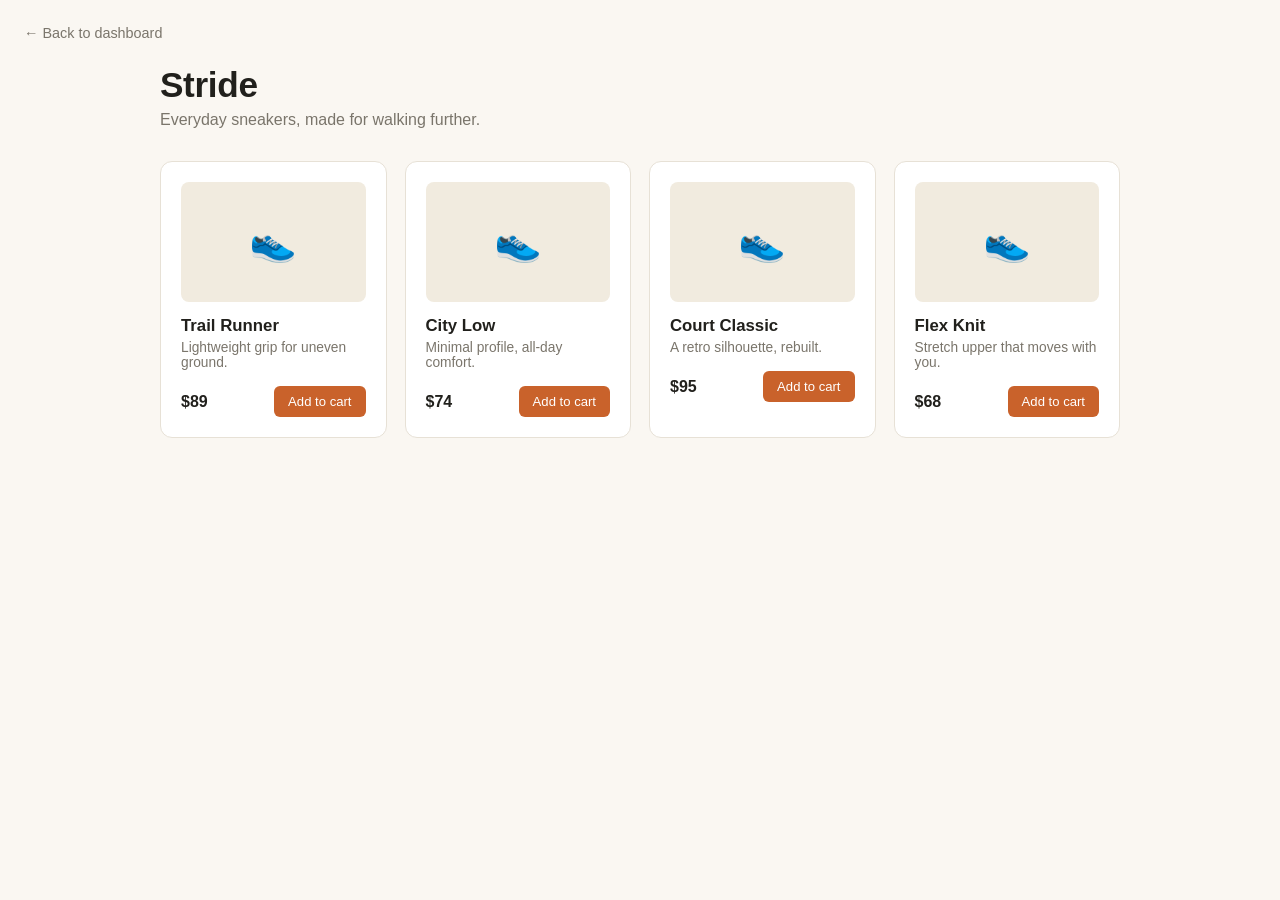
<file: my-mini-projects/projects/shoe-shop/index.html>
<!DOCTYPE html>
<html lang="en">
<head>
  <meta charset="UTF-8">
  <meta name="viewport" content="width=device-width, initial-scale=1.0">
  <title>Shoe Shop · My Mini Projects</title>
  <link rel="stylesheet" href="style.css">
</head>
<body>

  <a class="back-link" href="../../index.html">← Back to dashboard</a>

  <header class="shop-header">
    <h1>Stride</h1>
    <p>Everyday sneakers, made for walking further.</p>
  </header>

  <main class="grid">

    <article class="product">
      <div class="thumb">👟</div>
      <h2>Trail Runner</h2>
      <p class="desc">Lightweight grip for uneven ground.</p>
      <div class="row">
        <span class="price">$89</span>
        <button class="add">Add to cart</button>
      </div>
    </article>

    <article class="product">
      <div class="thumb">👟</div>
      <h2>City Low</h2>
      <p class="desc">Minimal profile, all-day comfort.</p>
      <div class="row">
        <span class="price">$74</span>
        <button class="add">Add to cart</button>
      </div>
    </article>

    <article class="product">
      <div class="thumb">👟</div>
      <h2>Court Classic</h2>
      <p class="desc">A retro silhouette, rebuilt.</p>
      <div class="row">
        <span class="price">$95</span>
        <button class="add">Add to cart</button>
      </div>
    </article>

    <article class="product">
      <div class="thumb">👟</div>
      <h2>Flex Knit</h2>
      <p class="desc">Stretch upper that moves with you.</p>
      <div class="row">
        <span class="price">$68</span>
        <button class="add">Add to cart</button>
      </div>
    </article>

  </main>

</body>
</html>
</file>
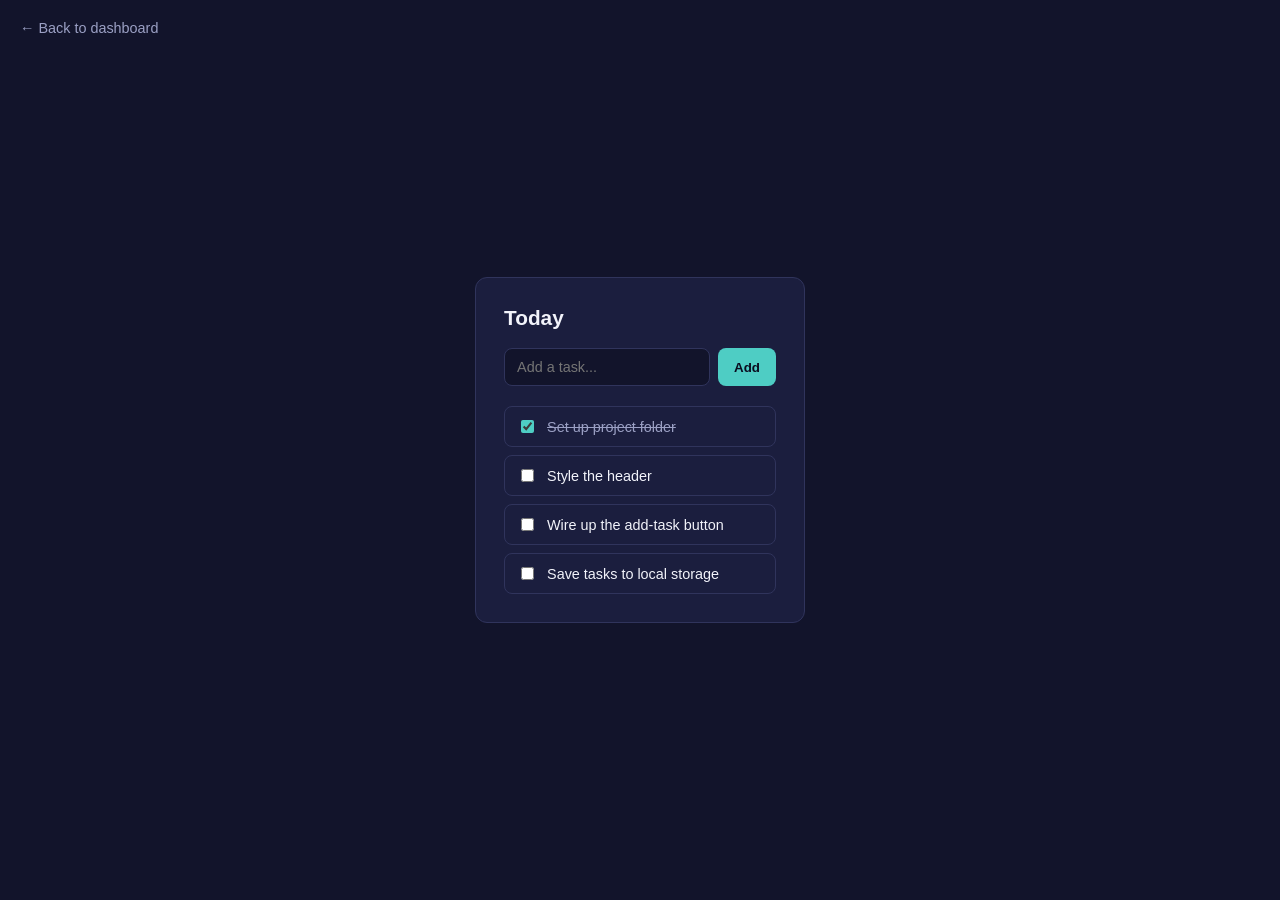
<file: my-mini-projects/projects/todo-list/index.html>
<!DOCTYPE html>
<html lang="en">
<head>
  <meta charset="UTF-8">
  <meta name="viewport" content="width=device-width, initial-scale=1.0">
  <title>To-Do List · My Mini Projects</title>
  <link rel="stylesheet" href="style.css">
</head>
<body>

  <a class="back-link" href="../../index.html">← Back to dashboard</a>

  <main class="wrap">
    <section class="panel">
      <h1>Today</h1>

      <form class="add-form">
        <input type="text" placeholder="Add a task..." aria-label="New task">
        <button type="submit">Add</button>
      </form>

      <ul class="tasks">
        <li class="task done">
          <label><input type="checkbox" checked> Set up project folder</label>
        </li>
        <li class="task">
          <label><input type="checkbox"> Style the header</label>
        </li>
        <li class="task">
          <label><input type="checkbox"> Wire up the add-task button</label>
        </li>
        <li class="task">
          <label><input type="checkbox"> Save tasks to local storage</label>
        </li>
      </ul>
    </section>
  </main>

  <script src="script.js"></script>
</body>
</html>
</file>
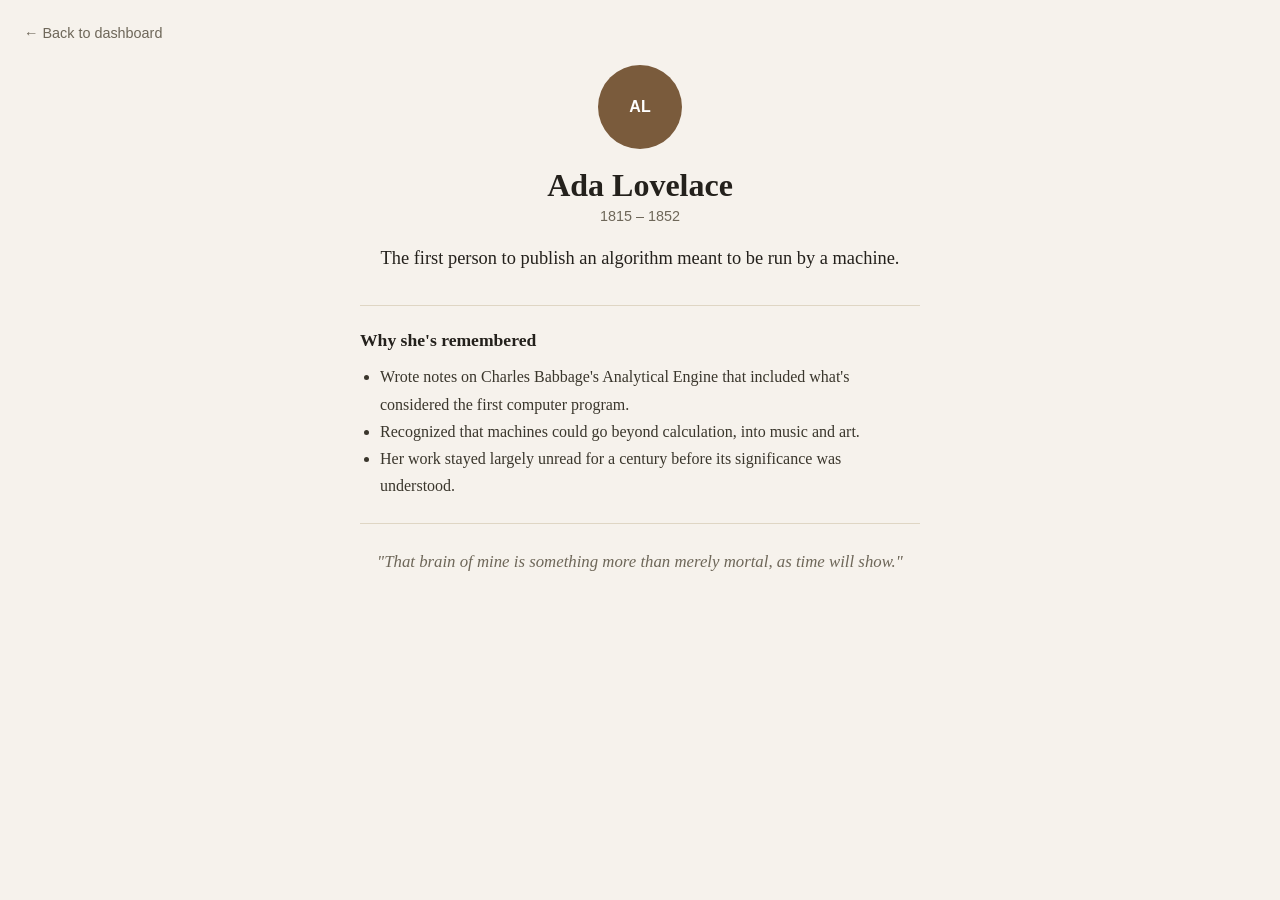
<file: my-mini-projects/projects/tribute-card/index.html>
<!DOCTYPE html>
<html lang="en">
<head>
  <meta charset="UTF-8">
  <meta name="viewport" content="width=device-width, initial-scale=1.0">
  <title>Tribute Card · My Mini Projects</title>
  <link rel="stylesheet" href="style.css">
</head>
<body>

  <a class="back-link" href="../../index.html">← Back to dashboard</a>

  <main class="wrap">
    <article class="tribute">
      <div class="portrait">AL</div>
      <h1>Ada Lovelace</h1>
      <p class="years">1815 – 1852</p>
      <p class="lead">The first person to publish an algorithm meant to be run by a machine.</p>

      <section class="facts">
        <h2>Why she's remembered</h2>
        <ul>
          <li>Wrote notes on Charles Babbage's Analytical Engine that included what's considered the first computer program.</li>
          <li>Recognized that machines could go beyond calculation, into music and art.</li>
          <li>Her work stayed largely unread for a century before its significance was understood.</li>
        </ul>
      </section>

      <blockquote>
        "That brain of mine is something more than merely mortal, as time will show."
      </blockquote>
    </article>
  </main>

</body>
</html>
</file>
<file: style.css>
/* ===== RESET & BASE ===== */
*, *::before, *::after {
  margin: 0;
  padding: 0;
  box-sizing: border-box;
}

:root {
  --bg: #0a0a0f;
  --bg-card: rgba(18, 18, 28, 0.75);
  --border: rgba(255, 255, 255, 0.08);
  --text: #f0f0f5;
  --text-muted: #9898a8;
  --accent: #7c5cfc;
  --accent-2: #00d4aa;
  --accent-3: #ff6b9d;
  --glow: rgba(124, 92, 252, 0.35);
  --radius: 16px;
  --font: 'Outfit', system-ui, sans-serif;
  --font-display: 'Space Grotesk', sans-serif;
}

html {
  scroll-behavior: smooth;
}

body {
  font-family: var(--font);
  background: var(--bg);
  color: var(--text);
  min-height: 100vh;
  overflow-x: hidden;
  line-height: 1.6;
}

/* ===== ANIMATED BACKGROUND ===== */
.bg-orbs {
  position: fixed;
  inset: 0;
  pointer-events: none;
  z-index: 0;
  overflow: hidden;
}

.orb {
  position: absolute;
  border-radius: 50%;
  filter: blur(80px);
  opacity: 0.4;
  animation: float 18s ease-in-out infinite;
}

.orb-1 {
  width: 420px;
  height: 420px;
  background: var(--accent);
  top: -10%;
  left: -5%;
  animation-delay: 0s;
}

.orb-2 {
  width: 350px;
  height: 350px;
  background: var(--accent-2);
  bottom: 10%;
  right: -5%;
  animation-delay: -6s;
}

.orb-3 {
  width: 280px;
  height: 280px;
  background: var(--accent-3);
  top: 45%;
  left: 40%;
  animation-delay: -12s;
}

@keyframes float {
  0%, 100% { transform: translate(0, 0) scale(1); }
  33% { transform: translate(30px, -40px) scale(1.05); }
  66% { transform: translate(-20px, 25px) scale(0.95); }
}

/* ===== NAVBAR ===== */
.navbar {
  position: sticky;
  top: 0;
  z-index: 100;
  display: flex;
  align-items: center;
  justify-content: space-between;
  padding: 1rem 2.5rem;
  background: rgba(10, 10, 15, 0.8);
  backdrop-filter: blur(20px);
  border-bottom: 1px solid var(--border);
}

.nav-left {
  display: flex;
  align-items: center;
  gap: 2.5rem;
}

.logo {
  text-decoration: none;
  display: flex;
  align-items: center;
  gap: 4px;
}

.logo-text {
  font-family: var(--font-display);
  font-size: 1.75rem;
  font-weight: 700;
  background: linear-gradient(135deg, #fff 0%, var(--accent) 50%, var(--accent-2) 100%);
  background-size: 200% 200%;
  -webkit-background-clip: text;
  -webkit-text-fill-color: transparent;
  background-clip: text;
  animation: gradientShift 6s ease infinite;
  letter-spacing: -0.5px;
}

.logo-dot {
  width: 8px;
  height: 8px;
  background: var(--accent-2);
  border-radius: 50%;
  box-shadow: 0 0 12px var(--accent-2);
  animation: pulse 2s ease-in-out infinite;
}

@keyframes gradientShift {
  0%, 100% { background-position: 0% 50%; }
  50% { background-position: 100% 50%; }
}

@keyframes pulse {
  0%, 100% { opacity: 1; transform: scale(1); }
  50% { opacity: 0.6; transform: scale(1.3); }
}

.nav-links {
  display: flex;
  gap: 0.5rem;
}

.nav-link {
  color: var(--text-muted);
  text-decoration: none;
  font-weight: 500;
  font-size: 0.95rem;
  padding: 0.5rem 1rem;
  border-radius: 999px;
  transition: all 0.25s ease;
}

.nav-link:hover,
.nav-link.active {
  color: var(--text);
  background: rgba(255, 255, 255, 0.06);
}

.nav-right {
  display: flex;
  gap: 0.75rem;
}

.social-icon {
  width: 40px;
  height: 40px;
  display: flex;
  align-items: center;
  justify-content: center;
  color: var(--text-muted);
  background: rgba(255, 255, 255, 0.04);
  border: 1px solid var(--border);
  border-radius: 12px;
  text-decoration: none;
  font-size: 1.1rem;
  transition: all 0.25s ease;
}

.social-icon:hover {
  color: var(--text);
  background: rgba(124, 92, 252, 0.2);
  border-color: var(--accent);
  transform: translateY(-2px);
  box-shadow: 0 4px 20px var(--glow);
}

/* ===== HERO ===== */
.hero {
  position: relative;
  z-index: 1;
  padding: 5rem 2.5rem 3rem;
  text-align: center;
  max-width: 900px;
  margin: 0 auto;
}

.hero-greeting {
  color: var(--accent-2);
  font-size: 0.95rem;
  font-weight: 500;
  letter-spacing: 2px;
  text-transform: uppercase;
  margin-bottom: 1rem;
  opacity: 0;
  animation: fadeUp 0.6s ease forwards;
}

.typewriter-container {
  font-family: var(--font-display);
  font-size: clamp(2rem, 5vw, 3.5rem);
  font-weight: 700;
  letter-spacing: -1px;
  min-height: 1.3em;
  margin-bottom: 1.25rem;
  opacity: 0;
  animation: fadeUp 0.6s ease 0.15s forwards;
}

#typewriter {
  background: linear-gradient(135deg, #fff, #c4b5fd);
  -webkit-background-clip: text;
  -webkit-text-fill-color: transparent;
  background-clip: text;
}

.cursor {
  color: var(--accent);
  font-weight: 300;
  animation: blink 0.8s step-end infinite;
}

@keyframes blink {
  50% { opacity: 0; }
}

.hero-sub {
  color: var(--text-muted);
  font-size: 1.15rem;
  max-width: 520px;
  margin: 0 auto;
  opacity: 0;
  animation: fadeUp 0.6s ease 0.3s forwards;
}

@keyframes fadeUp {
  from { opacity: 0; transform: translateY(20px); }
  to { opacity: 1; transform: translateY(0); }
}

/* ===== PROJECTS ===== */
.projects-section {
  position: relative;
  z-index: 1;
  padding: 2rem 2.5rem 5rem;
  max-width: 1200px;
  margin: 0 auto;
}

.section-header {
  text-align: center;
  margin-bottom: 2.5rem;
}

.section-header h2 {
  font-family: var(--font-display);
  font-size: 1.75rem;
  font-weight: 600;
  margin-bottom: 0.4rem;
}

.section-header p {
  color: var(--text-muted);
  font-size: 0.95rem;
}

.projects-grid {
  display: grid;
  grid-template-columns: repeat(auto-fill, minmax(280px, 1fr));
  gap: 1.5rem;
}

.project-card {
  background: var(--bg-card);
  border: 1px solid var(--border);
  border-radius: var(--radius);
  padding: 1.75rem;
  display: flex;
  flex-direction: column;
  gap: 1rem;
  transition: all 0.3s ease;
  backdrop-filter: blur(12px);
  position: relative;
  overflow: hidden;
}

.project-card::before {
  content: '';
  position: absolute;
  top: 0;
  left: 0;
  right: 0;
  height: 3px;
  background: linear-gradient(90deg, var(--accent), var(--accent-2));
  opacity: 0;
  transition: opacity 0.3s ease;
}

.project-card:hover {
  transform: translateY(-6px);
  border-color: rgba(124, 92, 252, 0.35);
  box-shadow: 0 20px 40px rgba(0, 0, 0, 0.35), 0 0 30px var(--glow);
}

.project-card:hover::before {
  opacity: 1;
}

.project-number {
  font-family: var(--font-display);
  font-size: 0.8rem;
  font-weight: 600;
  color: var(--accent);
  letter-spacing: 1px;
}

.project-title {
  font-family: var(--font-display);
  font-size: 1.35rem;
  font-weight: 600;
  letter-spacing: -0.3px;
}

.project-desc {
  color: var(--text-muted);
  font-size: 0.9rem;
  flex-grow: 1;
}

.project-tags {
  display: flex;
  flex-wrap: wrap;
  gap: 0.4rem;
}

.tag {
  font-size: 0.7rem;
  font-weight: 500;
  padding: 0.25rem 0.6rem;
  border-radius: 999px;
  background: rgba(255, 255, 255, 0.05);
  color: var(--text-muted);
  border: 1px solid var(--border);
}

.btn-explore {
  display: inline-flex;
  align-items: center;
  justify-content: center;
  gap: 0.5rem;
  margin-top: 0.5rem;
  padding: 0.75rem 1.25rem;
  background: linear-gradient(135deg, var(--accent), #5b3fd4);
  color: #fff;
  font-family: var(--font);
  font-weight: 600;
  font-size: 0.9rem;
  border: none;
  border-radius: 12px;
  text-decoration: none;
  cursor: pointer;
  transition: all 0.25s ease;
  box-shadow: 0 4px 15px rgba(124, 92, 252, 0.3);
}

.btn-explore:hover {
  transform: translateY(-2px);
  box-shadow: 0 8px 25px rgba(124, 92, 252, 0.45);
  background: linear-gradient(135deg, #8f74ff, var(--accent));
}

.btn-explore i {
  font-size: 0.85rem;
  transition: transform 0.25s ease;
}

.btn-explore:hover i {
  transform: translateX(3px);
}

/* ===== FOOTER ===== */
.footer {
  position: relative;
  z-index: 1;
  border-top: 1px solid var(--border);
  background: rgba(10, 10, 15, 0.9);
  padding: 3rem 2.5rem 1.5rem;
}

.footer-content {
  max-width: 1200px;
  margin: 0 auto 2rem;
  display: grid;
  grid-template-columns: 1.5fr 1fr 1fr;
  gap: 2rem;
  align-items: start;
}

.footer-logo {
  font-family: var(--font-display);
  font-size: 1.5rem;
  font-weight: 700;
  background: linear-gradient(135deg, #fff, var(--accent));
  -webkit-background-clip: text;
  -webkit-text-fill-color: transparent;
  background-clip: text;
  display: block;
  margin-bottom: 0.5rem;
}

.footer-brand p {
  color: var(--text-muted);
  font-size: 0.9rem;
}

.footer-links {
  display: flex;
  flex-direction: column;
  gap: 0.6rem;
}

.footer-links a {
  color: var(--text-muted);
  text-decoration: none;
  font-size: 0.9rem;
  transition: color 0.2s;
}

.footer-links a:hover {
  color: var(--text);
}

.footer-social {
  display: flex;
  gap: 0.75rem;
}

.footer-social a {
  width: 38px;
  height: 38px;
  display: flex;
  align-items: center;
  justify-content: center;
  color: var(--text-muted);
  background: rgba(255, 255, 255, 0.04);
  border: 1px solid var(--border);
  border-radius: 10px;
  text-decoration: none;
  transition: all 0.25s ease;
}

.footer-social a:hover {
  color: var(--text);
  border-color: var(--accent);
  background: rgba(124, 92, 252, 0.15);
}

.footer-bottom {
  max-width: 1200px;
  margin: 0 auto;
  padding-top: 1.5rem;
  border-top: 1px solid var(--border);
  text-align: center;
}

.footer-bottom p {
  color: var(--text-muted);
  font-size: 0.85rem;
}

/* ===== RESPONSIVE ===== */
@media (max-width: 768px) {
  .navbar {
    padding: 1rem 1.25rem;
    flex-wrap: wrap;
    gap: 1rem;
  }

  .nav-left {
    gap: 1.25rem;
  }

  .logo-text {
    font-size: 1.4rem;
  }

  .nav-links {
    display: none;
  }

  .hero {
    padding: 3.5rem 1.25rem 2rem;
  }

  .projects-section {
    padding: 1.5rem 1.25rem 3.5rem;
  }

  .footer-content {
    grid-template-columns: 1fr;
    gap: 1.5rem;
    text-align: center;
  }

  .footer-social {
    justify-content: center;
  }

  .footer-links {
    align-items: center;
  }
}

@media (max-width: 480px) {
  .projects-grid {
    grid-template-columns: 1fr;
  }
}
</file>
<file: my-mini-projects/style.css>
/* ---- Tokens ---- */
:root {
  --bg: #12142B;
  --surface: #1B1E3E;
  --surface-hover: #232752;
  --accent: #4ECDC4;
  --text: #F2F3FA;
  --muted: #9BA0C4;
  --border: #30345C;

  --font-display: 'Space Grotesk', sans-serif;
  --font-body: 'Inter', sans-serif;
}

* { box-sizing: border-box; }

body {
  margin: 0;
  background: var(--bg);
  color: var(--text);
  font-family: var(--font-body);
  line-height: 1.5;
}

/* ---- Header ---- */
.site-header {
  max-width: 900px;
  margin: 0 auto;
  padding: 72px 24px 32px;
}

.site-header h1 {
  font-family: var(--font-display);
  font-size: clamp(2rem, 5vw, 2.75rem);
  font-weight: 700;
  margin: 0 0 12px;
  letter-spacing: -0.01em;
}

.subtitle {
  color: var(--muted);
  font-size: 1.05rem;
  margin: 0;
  max-width: 60ch;
}

/* ---- Board / tile grid ---- */
.board {
  max-width: 900px;
  margin: 0 auto;
  padding: 0 24px 40px;
  display: grid;
  grid-template-columns: repeat(auto-fit, minmax(260px, 1fr));
  gap: 16px;
}

.tile {
  display: flex;
  gap: 16px;
  align-items: flex-start;
  padding: 24px;
  background: var(--surface);
  border: 1px solid var(--border);
  border-radius: 10px;
  text-decoration: none;
  color: inherit;
  transition: background 0.15s ease, border-color 0.15s ease;
}

.tile:hover,
.tile:focus-visible {
  background: var(--surface-hover);
  border-color: var(--accent);
}

.tile:focus-visible {
  outline: 2px solid var(--accent);
  outline-offset: 2px;
}

.tile-index {
  font-family: var(--font-display);
  font-weight: 600;
  color: var(--accent);
  font-size: 0.95rem;
  padding-top: 2px;
}

.tile-body {
  display: flex;
  flex-direction: column;
  gap: 4px;
}

.tile-name {
  font-family: var(--font-display);
  font-weight: 600;
  font-size: 1.15rem;
}

.tile-desc {
  color: var(--muted);
  font-size: 0.92rem;
}

/* ---- Footer ---- */
.site-footer {
  max-width: 900px;
  margin: 0 auto;
  padding: 8px 24px 64px;
  color: var(--muted);
  font-size: 0.88rem;
}

/* ---- Reduced motion ---- */
@media (prefers-reduced-motion: reduce) {
  .tile { transition: none; }
}
</file>
<file: projects/BLOG PAGE/styles.css>
* {
  box-sizing: border-box;
}

body {
  margin: 0;
  color: #111;
  background: #fff;
  font-family: Arial, Helvetica, sans-serif;
}

.page {
  width: min(100%, 631px);
  min-height: 100vh;
  margin: 0 auto;
  padding: 24px 28px 70px;
}

.site-header {
  display: flex;
  align-items: center;
  justify-content: space-between;
  height: 20px;
}

.brand {
  color: #171717;
  font-size: 12px;
  font-weight: 700;
  text-decoration: none;
}

.navigation {
  display: flex;
  align-items: center;
  gap: 20px;
}

.navigation a {
  color: #303030;
  font-size: 10px;
  text-decoration: none;
}

.navigation .social-link {
  display: flex;
  width: 12px;
  height: 12px;
  align-items: center;
  justify-content: center;
}

.social-link img {
  display: block;
  width: 11px;
  height: 11px;
}

.hero {
  display: grid;
  grid-template-columns: 1fr 299px;
  align-items: center;
  gap: 20px;
  margin-top: 33px;
  margin-bottom: 25px;
}

.hero-copy {
  padding-left: 19px;
}

.hero h1 {
  margin: 0 0 8px;
  font-size: 36px;
  line-height: 1.13;
  letter-spacing: -1px;
}

.hero p {
  margin: 0;
  color: #687586;
  font-size: 14px;
}

.hero-image {
  width: 299px;
  height: 201px;
  border-radius: 39px;
  object-fit: cover;
}

.posts {
  display: grid;
  grid-template-columns: repeat(3, 1fr);
  gap: 16px 18px;
  padding: 0 3px;
}

.post-card {
  min-width: 0;
  overflow: hidden;
  background: #fff;
  border-radius: 2px;
  box-shadow: 0 1px 4px rgba(0, 0, 0, .13);
}

.post-card > img {
  display: block;
  width: 100%;
  height: 102px;
  object-fit: cover;
}

.post-content {
  padding: 10px 9px 11px;
}

.post-content h2 {
  margin: 0 0 7px;
  color: #263242;
  font-size: 12px;
  line-height: 1;
  text-transform: lowercase;
}

.post-content p {
  height: 48px;
  margin: 0;
  overflow: hidden;
  color: #7a8797;
  font-size: 9px;
  line-height: 1.22;
}

.post-meta {
  display: flex;
  align-items: center;
  justify-content: space-between;
  margin-top: 11px;
  color: #7a8797;
  font-size: 7px;
}

.post-meta a {
  color: #1f2935;
  font-weight: 700;
  text-decoration: none;
}

.post-meta a:hover {
  opacity: 0.7;
}

@media (max-width: 600px) {
  .page {
    padding-right: 20px;
    padding-left: 20px;
  }

  .hero {
    grid-template-columns: 1fr 48%;
    gap: 14px;
  }

  .hero-image {
    width: 100%;
    height: auto;
    aspect-ratio: 1.48;
  }

  .hero h1 {
    font-size: clamp(26px, 6vw, 36px);
  }
}

@media (max-width: 460px) {
  .navigation {
    gap: 12px;
  }

  .hero {
    grid-template-columns: 1fr;
  }

  .hero-copy {
    padding-left: 0;
  }

  .hero-image {
    width: 100%;
  }

  .posts {
    grid-template-columns: 1fr 1fr;
  }
}

@media (max-width: 320px) {
  .posts {
    grid-template-columns: 1fr;
  }
}
</file>
<file: projects/CONTACT-US FORM/styles.css>
@import url('https://fonts.googleapis.com/css2?family=Inter:ital,opsz,wght@0,14..32,100..900;1,14..32,100..900&display=swap');
*{
    box-sizing: border-box;
    margin:0;
    padding:0;
}
body {
   font-family: "Inter", sans-serif;
   font-optical-sizing: auto;
   background-color: white;
}

main{
    display:flex;
    max-width:992px;
    margin:0 auto;
    padding:48px;
    gap:120px;
}

.contact-form{
    width:100%;
    max-width:480px;
}
.form-header{
    padding:16px;
    h1{
    font-size:32px;
    font-weight:bold;
    color:#121417;
    margin-bottom: 12px;
}
p{
    font-size:14px;
    color:#121417;
    max-width:447px;
    margin-bottom: 16px;
}
}

.form-field{
    padding:12px 16px;
}
label{
    display:block;
    font-size:16px;
    font-weight: 500;
    color:#121417;
    margin-bottom: 8px;
}
input, textarea{
    padding: 15px;
    width:100%;
    font-size:16px;
    line-height:1.5em;
    color:#61758a;
    border:1px solid #DBE0E5;
    outline:none;
    border-radius:8px;
    &::placeholder{
        color:#DBE0E5;
    }
    &:focus{
        border-color:blue;
    }
}
textarea{
    min-height:120px;
    resize:vertical;
}
.contact-info{
    max-width:390px;
    width:100%;
}
.form-submit{
    padding:12px 16px;
    button{
        padding:10px 16px;
        background-color:#1273d4;
        color:white;
        font-size:14px;
        font-weight: 700;
        line-height: 1.5em;
        border:none;
        border-radius:8px;
        cursor:pointer;
    }
    &:hover{
        opacity:0.8;
    }
}
.map-container{
    width:392px;
    height:246px;
    border-radius:10px;
    overflow:hidden;
}
img{
    height:100%;
    width:100%;
    object-fit:cover;
}
.info-content{
    h1{
 font-size:22px;
 margin-bottom:12px;
    }
 }   
.info-item{
   padding:4px 16px 12px;
   
    }
</file>
<file: projects/credit-card/styles.css>
* {
    margin: 0;
    padding: 0;
    box-sizing: border-box;
    font-family: 'Poppins', sans-serif;
}

body {
    min-height: 100vh;
    display: flex;
    justify-content: center;
    align-items: center;
    background: #e3f2fd;
}

.container {
    position: relative;
    width: min(100% - 32px, 380px);
    padding: 25px 30px;
    box-sizing: border-box;
    border-radius: 28px;
    background-image: url('bg.png');
    background-size: cover;
    background-position: center;
    box-shadow: 0 5px 10px rgba(0, 0, 0, 0.1);
}

header,
.logo {
    display: flex;
    align-items: center;
    justify-content: space-between;
}

.logo img {
    width: 48px;
    margin-right: 10px;
}

header .chip {
    width: 60px;
}

h5 {
    color: #fff;
    font-size: 16px;
    font-weight: 400;
}

h6 {
    color: #fff;
    font-size: 10px;
    font-weight: 400;
}

.container .card-details {
    display: flex;
    justify-content: space-between;
    align-items: flex-end;
    margin-top: 40px;
}

h5.number {
    margin-top: 4px;
    font-size: 18px;
    letter-spacing: 1px;
}

h5.name {
    margin-top: 20px;
}
</file>
<file: projects/FOOD-WEBSITE/styles.css>
@import url('https://fonts.googleapis.com/css2?family=Inter:ital,opsz,wght@0,14..32,100..900;1,14..32,100..900&display=swap');

* {
    margin: 0;
    padding: 0;
    box-sizing: border-box;
    --red: #d2191f;
}

body {
    font-family: 'Inter', sans-serif;
    background: #fffaf5;
}

main {
    position: relative;
    height: 100vh;
    width: 100%;
    
}

.image-container {
    position: absolute;
    inset: 0;
    z-index: 0;
}

.image-container img {
    width: 100%;
    height: 100%;
    object-fit: cover;
    display: block;
}

.content {
    position: relative;
    z-index: 2;
    height: 100%;
    width: 100%;
}

.content img {
    position: absolute;
    display: block;
    object-fit: contain;
    filter: drop-shadow(0 20px 16px rgba(0, 0, 0, 0.15));
}

.burger {
    width: 287px;
    right: 68%;
    top: 15%;
}
.pizza {
    width: 300px;
    left: 71%;
    top: 40%;
}
.tomato-1 {
    width: 74px;
    left: 5%;
    bottom: 30%;
}

.tomato-2 {
    width: 70px;
    right: 22%;
    bottom: 55%;
}

.leap {
    width: 98px;
    left: 36%;
    bottom: 76%;
    transform: translateX(-50%);
}

.momo {
    width: 214px;
    right: 18%;
    bottom: 66%;
}
.middle-text {
    position: absolute;
    top: 46%;
    left: 42%;
    justify-content: space-between;
    align-items: center;
}
h1,p{
    color:red;
}
h1{
    margin-bottom:20px;
}

.info-rest {
    position: absolute;
    height: 66px;
    width: 394px;
    left: 37%;
    top: 80%;
    border: 2px solid green;
    display: flex;
    border-radius: 20px;
    background-color: aliceblue;
}
.home-logo {
    width: 38px;
    height: 48px;
    position: relative;
    left: 6%;
    top: 11%;
}
.rest-text {
    position: relative;
    left: 8%;
    top: 24%;
    font-size: 12px;
    color: red;
}

.location {
    width: 38px;
    height: 48px;
    position: relative;
    left: 11%;
    top: 11%;
}

.location-text {
    position: relative;
    left: 14%;
    top: 28%;
    font-size: 13px;
    color: red;
}

.order {
    width: 38px;
    height: 48px;
    position: relative;
    left: 20%;
    top: 11%;
}

.order-text {
    position: relative;
    left: 21%;
    top: 28%;
    font-size: 13px;
    color: red;
}
</file>
<file: projects/SERVICE PAGE/style.css>
@import url('https://fonts.googleapis.com/css2?family=Inter:ital,opsz,wght@0,14..32,100..900;1,14..32,100..900&display=swap');

* {
  box-sizing: border-box;
}

body {
  margin: 0;
  background: #0b0c0e;
  color: #f5f5f5;
  font-family: 'Inter', Arial, Helvetica, sans-serif;
}

.hero {
  position: relative;
  height: clamp(196px, 52vw, 560px);
  overflow: hidden;
}

.hero-image {
  width: 100%;
  height: 100%;
  object-fit: cover;
  object-position: center 48%;
}

.hero h1 {
  position: absolute;
  right: 0;
  bottom: 0;
  left: 0;
  margin: 0;
  padding: 10px 8px 7px;
  background: rgb(11 12 14 / 88%);
  font-size: clamp(20px, 4.8vw, 42px);
  font-weight: 400;
  line-height: 1.2;
  text-align: center;
}

.services,
.contact {
  width: 62%;
  max-width: 900px;
  margin-right: auto;
  margin-left: auto;
}

.services {
  padding-top: 0;
}

.service {
  display: flex;
  align-items: center;
  gap: 8px;
}

.service-image {
  display: block;
  width: calc(50% - 4px);
  aspect-ratio: 1.58;
  object-fit: cover;
}

.service-copy {
  flex: 1;
  min-width: 0;
}

.service h2 {
  margin: 0 0 4px;
  font-size: clamp(11px, 1.25vw, 19px);
  font-weight: 400;
  line-height: 1.2;
}

.service p {
  margin: 0 0 3px;
  color: #d1d1d1;
  font-size: clamp(6.5px, 0.65vw, 10px);
  line-height: 1.25;
}

.arrow {
  position: relative;
  display: block;
  width: 1px;
  height: 36px;
  margin: 0 0 5px 24%;
  background: #fff;
}

.arrow::after {
  position: absolute;
  right: -3px;
  bottom: 0;
  width: 6px;
  height: 6px;
  border-right: 1px solid #fff;
  border-bottom: 1px solid #fff;
  content: "";
  transform: rotate(45deg);
}

.arrow:nth-child(3) {
  margin-left: 76%;
}

.service + .arrow {
  margin-top: 5px;
}

.contact {
  margin-top: 38px;
  padding-bottom: 100px;
}

.contact h2 {
  margin: 0 0 12px;
  font-size: clamp(14px, 1.3vw, 20px);
  font-weight: 400;
}

.contact-row {
  display: flex;
  align-items: flex-start;
  justify-content: space-between;
  gap: 12px;
  width: 86%;
}

.contact-form {
  display: flex;
  flex: 0 1 43%;
  flex-direction: column;
  gap: 8px;
}

.contact-form input,
.contact-form textarea {
  width: 100%;
  border: 0;
  border-radius: 3px;
  background: #fff;
  color: #111;
  font: inherit;
  font-size: clamp(7px, 0.65vw, 10px);
}

.contact-form input {
  height: 24px;
  padding: 0 8px;
}

.contact-form textarea {
  height: 80px;
  padding: 8px;
  resize: vertical;
}

.contact-form button {
  align-self: flex-start;
  border: 0;
  border-radius: 2px;
  padding: 5px 8px;
  background: #1687df;
  color: #fff;
  font-size: clamp(7px, 0.6vw, 10px);
  cursor: pointer;
}

.contact-image {
  display: block;
  width: 45%;
  aspect-ratio: 1;
  border-radius: 14px;
  object-fit: cover;
}

.sr-only {
  position: absolute;
  width: 1px;
  height: 1px;
  overflow: hidden;
  clip: rect(0, 0, 0, 0);
  white-space: nowrap;
  clip-path: inset(50%);
}

@media (max-width: 480px) {
  .services,
  .contact {
    width: 62%;
  }

  .service {
    gap: 8px;
  }

  .contact {
    margin-top: 38px;
  }
}

@media (max-width: 320px) {
  .services,
  .contact {
    width: 82%;
  }
}
</file>
<file: projects/SHOE SHOP/styles.css>
@import url('https://fonts.googleapis.com/css2?family=Inter:ital,opsz,wght@0,14..32,100..900;1,14..32,100..900&display=swap');
*{
    box-sizing: border-box;
    margin:0;
    padding:0;
}
body {
   font-family: "Inter", sans-serif;
   font-optical-sizing: auto;
}


main {
    padding-top:40px;
    display:flex;
    gap:16px;
    max-width:1174px;
    margin:0 auto;
}
.images-section{
    display:flex;
    gap:16px;   
}

aside{
    display:flex;
    flex-direction:column;
    gap:16px;

}

.content{
    display:flex;
    flex-direction:column;
}

.content-header{
 display:flex;
 flex-direction:column;
 gap:4px;
}
.green-text{
    color:#29AA04;
    font-size:24px;
}

h1{
    font-size:36px;
}
h2{
    font-size:20px;
    color:rgba(0,0,0,0.5);
    font-weight:600;
}
.price-section{
    display:flex;
    flex-direction:column;
    gap:8px;
    margin-top:8px;
    margin-bottom:8px;
    h2{
        font-size:24px;
        font-weight:600;
        color:black;
    }
    p{
        font-size:16px;
         font-weight:600;
         color:rgba(0,0,0,0.5);
    }
}
.sizes{
    display:grid;
    grid-template-columns: 1fr 1fr;
    gap:8px;
    margin-bottom:40px;
}
.size{
    border:1px solid rgba(0,0,0,0.5);
    padding:12px 16px;
    text-align:center;
    font-weight:600;
    cursor:pointer;
}

.buttons{
    display:flex;
    flex-direction: column;
    gap:4px;
}

button{
    padding:20px;
    border:1px solid black;
    margin-bottom:5px;
    border-radius:50px;
    font-size:20px;
    font-width:600;
    cursor:pointer;
    &:hover{
        opacity:0.5;
    }
    &:first-child{
        background-color: black;
        color:white;

    }

}
</file>
<file: projects/tribute-card/styles.css>
@import url('https://fonts.googleapis.com/css2?family=Inter:ital,opsz,wght@0,14..32,100..900;1,14..32,100..900&display=swap');

body{
    font-family: 'Inter', sans-serif;
    background-color: #FAD1D1;
    padding:80px 0;
}
    
    
    *{
    margin:0;
    padding:0;
    box-sizing:border-box;
    --red:#d2191f;
}
section{
    max-width:1186px;
    margin:0px auto;
    display:flex;
    flex-direction:column;
    align-items:center;
    gap:20px;
    background-color:#F9e4e4;
    padding:25px 48px;
    border:2px dashed var(--red);
}
h1{
    font-size:64px;
    color:var(--red);
    font-weight:900;
    text-align:center;
    -webkit-text-stroke: 2px #fff;
}
h2{
    font-size:40px;
    color:var(--red);
    font-weight:900;
    text-align:center;
}

p{
  
    font-size:32px;
    color:black;
    font-weight:900;
    text-align:justify;
  

}
</file>
<file: projects/VIRTUAL GUITAR/style.css>
:root {
  --bg: #07090c;
  --card: #11151a;
  --line: #252c34;
  --text: #ebe6dc;
  --mute: #8d9298;
  --amber: #e0a458;
  --mint: #7fe3bd;
}

* {
  box-sizing: border-box;
}

body {
  min-height: 100vh;
  min-height: 100dvh;
  margin: 0;
  overflow: hidden;
  background: var(--bg);
  color: var(--text);
  font: 14px/1.35 system-ui, -apple-system, "Segoe UI", sans-serif;
}

.rotate-notice {
  display: none;
}

.rotate-card {
  display: grid;
  justify-items: center;
  gap: 12px;
  width: min(340px, 100%);
  padding: 28px 24px;
  border: 1px solid #554328;
  border-radius: 20px;
  background: linear-gradient(145deg, #171a1d, #0d0f12);
  box-shadow: 0 18px 60px #0009, 0 0 40px rgb(224 164 88 / 8%);
  text-align: center;
}

.rotate-icon {
  width: 58px;
  height: 58px;
  fill: none;
  stroke: var(--amber);
  stroke-linecap: round;
  stroke-linejoin: round;
  stroke-width: 2.5;
  animation: rotate-hint 2.4s ease-in-out infinite;
}

.rotate-card h1 {
  font: italic 600 23px/1.15 Georgia, "Iowan Old Style", serif;
}

.rotate-card p {
  max-width: 28ch;
  margin: 0;
  color: #b7b2a8;
}

.rotate-hint {
  color: var(--amber);
  font-size: 11px;
  letter-spacing: 0.12em;
  text-transform: uppercase;
}

@keyframes rotate-hint {
  0%,
  15% {
    transform: rotate(0);
  }

  45%,
  65% {
    transform: rotate(90deg);
  }

  90%,
  100% {
    transform: rotate(90deg);
  }
}

header {
  display: flex;
  height: 48px;
  align-items: center;
  justify-content: space-between;
  padding: 0 clamp(12px, 3vw, 32px);
}

h1 {
  margin: 0;
  font: italic 600 23px/1 Georgia, "Iowan Old Style", serif;
  letter-spacing: 0.01em;
}

main {
  position: relative;
  height: calc(100dvh - 48px);
  margin: 0 auto;
  padding: 8px clamp(10px, 2vw, 24px) 12px;
}

.stage {
  position: absolute;
  inset: 0;
  display: flex;
  min-width: 0;
  min-height: 0;
  align-items: center;
  justify-content: center;
}

/* A warm, diffuse spotlight lifts the wood without obscuring the fretboard. */
.stage::before {
  position: absolute;
  inset: 0;
  background: radial-gradient(
    ellipse 42% 72% at 27% 52%,
    rgb(185 107 45 / 18%),
    rgb(126 72 31 / 8%) 48%,
    transparent 100%
  );
  content: "";
  pointer-events: none;
}

.stage::after {
  position: absolute;
  inset: 0;
  box-shadow: inset 0 0 50px 36px var(--bg);
  content: "";
  pointer-events: none;
}

svg {
  display: block;
  width: 100%;
  height: auto;
  max-height: 100%;
  cursor: pointer;
  object-fit: contain;
  touch-action: none;
  user-select: none;
  -webkit-user-select: none;
}

.str,
.glow {
  fill: none;
  stroke-linecap: round;
  pointer-events: none;
}

.glow {
  stroke: var(--amber);
  filter: drop-shadow(0 0 4px rgb(224 164 88 / 75%));
  opacity: 0;
}

.pill {
  fill: #090c10;
  stroke: #53606a;
  stroke-width: 1.6;
}

.num {
  fill: #f0e9dc;
  font: 700 16px system-ui, sans-serif;
  text-anchor: middle;
  paint-order: stroke;
  stroke: #090c10;
  stroke-width: 2px;
  pointer-events: none;
}

.dot {
  fill: var(--mint);
  stroke: #06281d;
  stroke-width: 3;
  opacity: 0;
  pointer-events: none;
  transition: opacity 0.12s;
}

/* Keep the action controls, chord pad, and modifiers aligned as three columns. */
.panel {
  position: absolute;
  right: clamp(10px, 2vw, 24px);
  bottom: clamp(10px, 2vh, 20px);
  z-index: 1;
  display: grid;
  width: min(440px, calc(100% - 20px));
  grid-template-areas: "actions pad mods";
  grid-template-columns: 64px minmax(0, 1fr) 64px;
  align-items: center;
  gap: 5px;
  margin: 0;
  padding: 6px;
  border: 1px solid var(--line);
  border-radius: 12px;
  background: #11151aef;
  box-shadow: 0 8px 28px #0008;
}

.row {
  display: flex;
  flex-wrap: wrap;
  align-items: center;
  gap: 7px;
}

.actions,
.mods {
  display: flex;
  flex-direction: column;
  align-items: stretch;
  gap: 3px;
}

.actions {
  grid-area: actions;
}

.mods {
  grid-area: mods;
  justify-content: center;
}

.actions button,
.mods button {
  display: grid;
  width: 100%;
  min-width: 0;
  grid-template-rows: auto auto;
  align-content: center;
  justify-items: center;
  gap: 1px;
  margin: 0;
  padding: 3px 2px;
  font-size: 9px;
  line-height: 1.1;
  white-space: nowrap;
}

.actions button,
.mods button {
  border-color: #554328;
  background: #242016;
  color: var(--amber);
}

.actions button:hover,
.mods button:hover {
  border-color: var(--amber);
  background: #302719;
}

.mods button[aria-pressed="true"] {
  border-color: var(--amber);
  background: var(--amber);
  color: #1b1206;
}

#open {
  white-space: nowrap;
}

button {
  padding: 5px 7px;
  border: 1px solid var(--line);
  border-radius: 7px;
  background: #181d23;
  color: var(--text);
  font: inherit;
  cursor: pointer;
  touch-action: manipulation;
  transition:
    background-color 140ms ease,
    border-color 140ms ease,
    box-shadow 140ms ease,
    transform 140ms ease;
}

button:hover {
  border-color: #3a444f;
}

button:focus-visible,
input:focus-visible {
  outline: 2px solid var(--amber);
  outline-offset: 2px;
}

button.main {
  border-color: var(--amber);
  background: var(--amber);
  color: #1b1206;
  font-weight: 600;
}

.actions button.main {
  border-color: #554328;
  background: #242016;
  color: var(--amber);
}

button.ghost {
  margin-left: auto;
}

button[aria-pressed="true"] {
  border-color: var(--amber);
  background: #2a2216;
  color: var(--amber);
}

kbd {
  margin: 0;
  font: 9px/1 ui-monospace, monospace;
  opacity: 0.65;
}

.actions button span,
.mods button span {
  display: block;
  max-width: 100%;
  overflow: hidden;
  text-overflow: clip;
}

output {
  min-width: 6ch;
  padding: 0 4px;
  font: italic 600 18px Georgia, serif;
}

.pad {
  display: grid;
  width: 100%;
  grid-area: pad;
  grid-template-columns: repeat(5, minmax(0, 1fr));
  align-self: center;
  gap: 2px;
}

.pad button {
  display: grid;
  min-height: 22px;
  align-content: center;
  gap: 0;
  padding: 1px;
  border-radius: 4px;
  text-align: center;
  user-select: none;
  box-shadow: inset 0 1px #ffffff08, 0 2px #090b0e;
}

.pad button:hover {
  background: #222a31;
  box-shadow: inset 0 1px #ffffff12, 0 2px #090b0e, 0 0 0 1px #e0a45855;
  transform: translateY(-1px);
}

.pad i {
  color: var(--mute);
  font: 8px ui-monospace, monospace;
  font-style: normal;
  text-transform: uppercase;
}

.pad span {
  font-size: 10px;
  font-weight: 600;
}

.pad .on {
  border-color: var(--mint);
  background: #10231d;
}

.tip {
  margin: 0;
  color: var(--mute);
  font-size: 11px;
}

/* On phones, wait for landscape before initializing audio or showing the guitar. */
.phone-portrait header,
.phone-portrait main {
  display: none;
}

.phone-portrait .rotate-notice {
  display: grid;
  min-height: 100dvh;
  place-items: center;
  padding: 24px;
  background:
    radial-gradient(ellipse at 50% 42%, rgb(185 107 45 / 12%), transparent 58%),
    var(--bg);
}

@media (max-width: 900px) {
  main {
    padding: 0 10px 8px;
  }

  svg {
    width: auto;
    height: 100%;
    max-width: 100%;
    max-height: 100%;
  }

  .panel {
    right: 10px;
    bottom: 8px;
    max-width: 440px;
    gap: 4px;
    padding: 5px;
  }

  .row {
    gap: 4px;
  }

  button {
    padding: 4px 6px;
    font-size: 12px;
  }

  .pad {
    gap: 3px;
  }

  .pad button {
    min-height: 22px;
  }

  .tip {
    display: none;
  }
}

@media (max-width: 700px) and (orientation: landscape) {
  header {
    height: 34px;
    padding-inline: 12px;
  }

  h1 {
    font-size: 18px;
  }

  main {
    height: calc(100dvh - 34px);
    padding: 0 8px 6px;
  }

  .panel {
    right: 8px;
    bottom: 6px;
    width: min(390px, calc(100% - 16px));
    grid-template-columns: 52px minmax(0, 1fr) 52px;
    gap: 3px;
    padding: 4px;
  }

  .actions button,
  .mods button {
    min-height: 24px;
    font-size: 8px;
  }

  .pad {
    gap: 2px;
  }

  .pad button {
    min-height: 21px;
  }
}

@media (max-width: 520px) {
  header {
    height: 42px;
  }

  main {
    height: calc(100dvh - 42px);
  }

  h1 {
    font-size: 21px;
  }

  .panel {
    right: 8px;
    bottom: 6px;
    width: min(400px, calc(100% - 16px));
    grid-template-columns: 56px minmax(0, 1fr) 56px;
    gap: 3px;
    padding: 5px;
  }

  .row {
    gap: 3px;
  }

  button {
    padding: 3px 5px;
    font-size: 11px;
  }

  .actions button,
  .mods button {
    padding: 2px 1px;
    font-size: 8px;
  }

  .pad {
    gap: 2px;
  }

  .pad button {
    min-height: 22px;
    padding: 1px;
  }

  .pad span {
    font-size: 10px;
  }

  .pad i {
    font-size: 8px;
  }
}
</file>
<file: my-mini-projects/projects/credit-card/style.css>
:root {
  --bg: #12142B;
  --text: #F2F3FA;
  --muted: #9BA0C4;
}

* { box-sizing: border-box; }

body {
  margin: 0;
  min-height: 100vh;
  background: var(--bg);
  color: var(--text);
  font-family: 'Inter', sans-serif;
  display: flex;
  align-items: center;
  justify-content: center;
  padding: 24px;
}

.back-link {
  position: fixed;
  top: 20px;
  left: 20px;
  color: var(--muted);
  text-decoration: none;
  font-size: 0.9rem;
}
.back-link:hover { color: #4ECDC4; }

.card {
  width: 340px;
  aspect-ratio: 16 / 10;
  border-radius: 16px;
  padding: 24px;
  background: linear-gradient(135deg, #2C2F63 0%, #1B1E3E 70%);
  box-shadow: 0 20px 40px rgba(0,0,0,0.35);
  display: flex;
  flex-direction: column;
  justify-content: space-between;
  font-family: 'Space Grotesk', sans-serif;
}

.row-top {
  display: flex;
  justify-content: space-between;
  align-items: flex-start;
}

.bank {
  font-size: 0.82rem;
  letter-spacing: 0.06em;
  color: var(--muted);
}

.chip {
  width: 38px;
  height: 28px;
  border-radius: 6px;
  background: linear-gradient(135deg, #E7C873, #B8912F);
}

.number {
  font-size: 1.3rem;
  letter-spacing: 0.05em;
}

.row-bottom {
  display: flex;
  align-items: flex-end;
  gap: 24px;
}

.row-bottom .label {
  display: block;
  font-size: 0.65rem;
  color: var(--muted);
  margin-bottom: 3px;
}

.row-bottom .value {
  display: block;
  font-size: 0.9rem;
}

.network {
  margin-left: auto;
  font-weight: 700;
  font-style: italic;
  font-size: 1.1rem;
}
</file>
<file: my-mini-projects/projects/profile-card/style.css>
:root {
  --bg: #12142B;
  --card: #1B1E3E;
  --accent: #4ECDC4;
  --text: #F2F3FA;
  --muted: #9BA0C4;
  --border: #30345C;
}

* { box-sizing: border-box; }

body {
  margin: 0;
  min-height: 100vh;
  background: var(--bg);
  color: var(--text);
  font-family: 'Inter', sans-serif;
  display: flex;
  align-items: center;
  justify-content: center;
  padding: 24px;
}

.back-link {
  position: fixed;
  top: 20px;
  left: 20px;
  color: var(--muted);
  text-decoration: none;
  font-size: 0.9rem;
}
.back-link:hover { color: var(--accent); }

.wrap { width: 100%; }

.card {
  max-width: 340px;
  margin: 0 auto;
  background: var(--card);
  border: 1px solid var(--border);
  border-radius: 14px;
  padding: 32px 28px;
  text-align: center;
}

.avatar {
  width: 76px;
  height: 76px;
  border-radius: 50%;
  background: var(--accent);
  color: #0B0C1F;
  font-weight: 700;
  font-size: 1.4rem;
  display: flex;
  align-items: center;
  justify-content: center;
  margin: 0 auto 18px;
}

.name { margin: 0 0 4px; font-size: 1.3rem; }
.role { margin: 0 0 14px; color: var(--accent); font-size: 0.92rem; }
.bio { margin: 0 0 22px; color: var(--muted); font-size: 0.92rem; line-height: 1.5; }

.stats {
  list-style: none;
  display: flex;
  justify-content: space-between;
  margin: 0 0 22px;
  padding: 16px 0;
  border-top: 1px solid var(--border);
  border-bottom: 1px solid var(--border);
}
.stats li { display: flex; flex-direction: column; gap: 2px; }
.stats strong { font-size: 1.05rem; }
.stats span { color: var(--muted); font-size: 0.78rem; }

.actions { display: flex; gap: 10px; }

.btn {
  flex: 1;
  padding: 10px 0;
  border-radius: 8px;
  text-decoration: none;
  font-size: 0.9rem;
  font-weight: 500;
}
.btn-primary { background: var(--accent); color: #0B0C1F; }
.btn-ghost { border: 1px solid var(--border); color: var(--text); }
</file>
<file: my-mini-projects/projects/shoe-shop/style.css>
:root {
  --bg: #FAF7F2;
  --card: #FFFFFF;
  --ink: #21201C;
  --muted: #7A756B;
  --accent: #C9622B;
  --border: #E7E1D6;
}

* { box-sizing: border-box; }

body {
  margin: 0;
  background: var(--bg);
  color: var(--ink);
  font-family: 'Inter', sans-serif;
  padding: 24px;
}

.back-link {
  display: inline-block;
  margin-bottom: 24px;
  color: var(--muted);
  text-decoration: none;
  font-size: 0.9rem;
}
.back-link:hover { color: var(--accent); }

.shop-header {
  max-width: 960px;
  margin: 0 auto 32px;
}
.shop-header h1 {
  font-size: 2.2rem;
  margin: 0 0 6px;
  letter-spacing: -0.01em;
}
.shop-header p { margin: 0; color: var(--muted); }

.grid {
  max-width: 960px;
  margin: 0 auto;
  display: grid;
  grid-template-columns: repeat(auto-fit, minmax(210px, 1fr));
  gap: 18px;
}

.product {
  background: var(--card);
  border: 1px solid var(--border);
  border-radius: 12px;
  padding: 20px;
}

.thumb {
  width: 100%;
  height: 120px;
  border-radius: 8px;
  background: #F1EBDF;
  display: flex;
  align-items: center;
  justify-content: center;
  font-size: 2.4rem;
  margin-bottom: 14px;
}

.product h2 { font-size: 1.05rem; margin: 0 0 4px; }
.desc { color: var(--muted); font-size: 0.86rem; margin: 0 0 16px; }

.row {
  display: flex;
  align-items: center;
  justify-content: space-between;
}

.price { font-weight: 600; }

.add {
  background: var(--accent);
  color: #fff;
  border: none;
  border-radius: 6px;
  padding: 8px 14px;
  font-size: 0.82rem;
  cursor: pointer;
}
.add:hover { opacity: 0.9; }
</file>
<file: my-mini-projects/projects/todo-list/style.css>
:root {
  --bg: #12142B;
  --card: #1B1E3E;
  --accent: #4ECDC4;
  --text: #F2F3FA;
  --muted: #9BA0C4;
  --border: #30345C;
}

* { box-sizing: border-box; }

body {
  margin: 0;
  min-height: 100vh;
  background: var(--bg);
  color: var(--text);
  font-family: 'Inter', sans-serif;
  display: flex;
  align-items: center;
  justify-content: center;
  padding: 24px;
}

.back-link {
  position: fixed;
  top: 20px;
  left: 20px;
  color: var(--muted);
  text-decoration: none;
  font-size: 0.9rem;
}
.back-link:hover { color: var(--accent); }

.panel {
  width: 100%;
  max-width: 380px;
  background: var(--card);
  border: 1px solid var(--border);
  border-radius: 12px;
  padding: 28px;
}

.panel h1 { margin: 0 0 18px; font-size: 1.3rem; }

.add-form {
  display: flex;
  gap: 8px;
  margin-bottom: 20px;
}

.add-form input {
  flex: 1;
  background: var(--bg);
  border: 1px solid var(--border);
  border-radius: 8px;
  padding: 10px 12px;
  color: var(--text);
  font-size: 0.9rem;
}
.add-form input:focus { outline: 2px solid var(--accent); }

.add-form button {
  background: var(--accent);
  color: #0B0C1F;
  border: none;
  border-radius: 8px;
  padding: 0 16px;
  font-weight: 600;
  cursor: pointer;
}

.tasks {
  list-style: none;
  margin: 0;
  padding: 0;
  display: flex;
  flex-direction: column;
  gap: 8px;
}

.task {
  border: 1px solid var(--border);
  border-radius: 8px;
  padding: 10px 12px;
}

.task label {
  display: flex;
  align-items: center;
  gap: 10px;
  font-size: 0.9rem;
  cursor: pointer;
}

.task.done label { color: var(--muted); text-decoration: line-through; }

.task input[type="checkbox"] { accent-color: var(--accent); }
</file>
<file: my-mini-projects/projects/tribute-card/style.css>
:root {
  --bg: #F6F2EC;
  --ink: #24211C;
  --muted: #6E6759;
  --accent: #7A5B3C;
  --border: #DFD6C4;
}

* { box-sizing: border-box; }

body {
  margin: 0;
  background: var(--bg);
  color: var(--ink);
  font-family: Georgia, 'Times New Roman', serif;
  padding: 24px;
}

.back-link {
  display: inline-block;
  margin-bottom: 24px;
  color: var(--muted);
  text-decoration: none;
  font-family: Arial, sans-serif;
  font-size: 0.9rem;
}
.back-link:hover { color: var(--accent); }

.wrap {
  display: flex;
  justify-content: center;
}

.tribute {
  max-width: 560px;
  width: 100%;
  text-align: center;
}

.portrait {
  width: 84px;
  height: 84px;
  border-radius: 50%;
  background: var(--accent);
  color: #fff;
  font-family: Arial, sans-serif;
  font-weight: 700;
  display: flex;
  align-items: center;
  justify-content: center;
  margin: 0 auto 18px;
}

.tribute h1 { margin: 0 0 4px; font-size: 2rem; }
.years { color: var(--muted); margin: 0 0 20px; font-family: Arial, sans-serif; font-size: 0.9rem; }
.lead { font-size: 1.15rem; line-height: 1.6; margin: 0 0 32px; }

.facts {
  text-align: left;
  border-top: 1px solid var(--border);
  border-bottom: 1px solid var(--border);
  padding: 24px 0;
  margin-bottom: 28px;
}
.facts h2 { font-size: 1.1rem; margin: 0 0 12px; }
.facts ul { margin: 0; padding-left: 20px; line-height: 1.7; color: #3a362c; }

blockquote {
  font-style: italic;
  color: var(--muted);
  margin: 0;
  font-size: 1.05rem;
}
</file>
